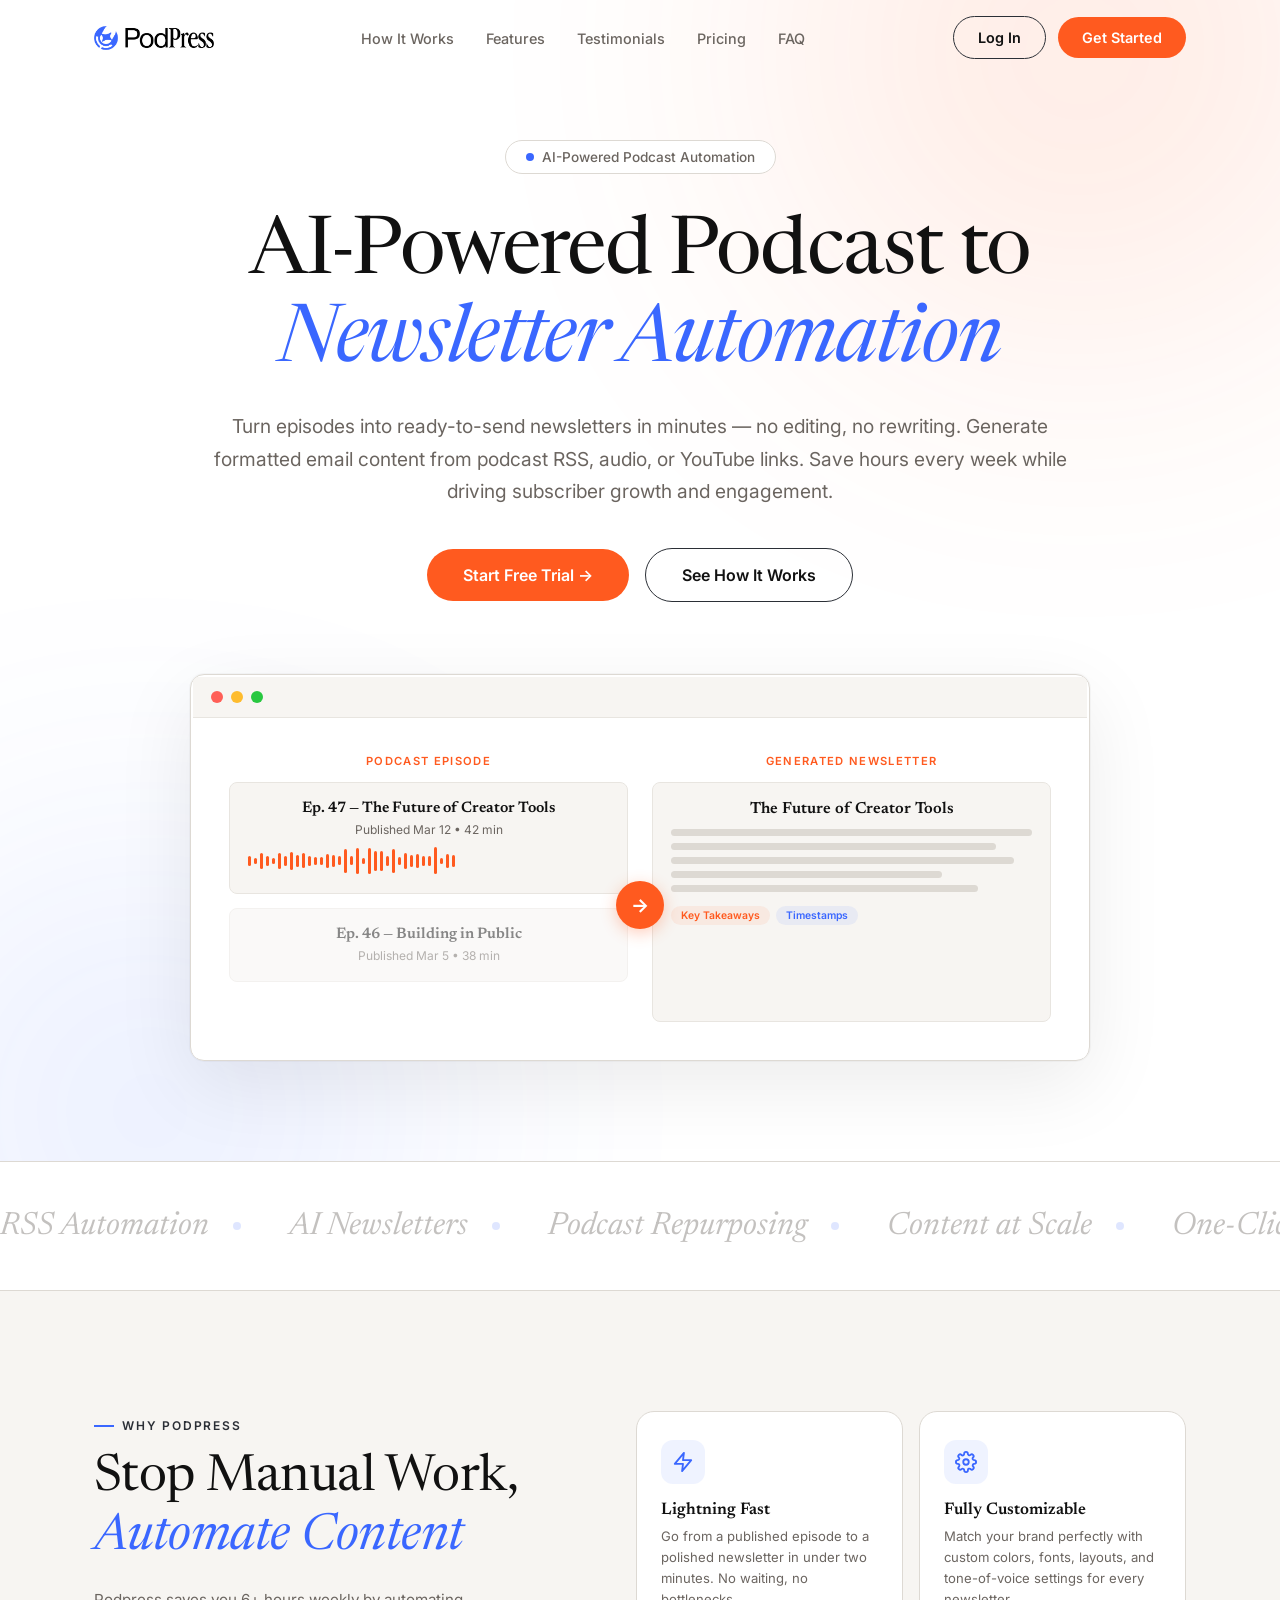
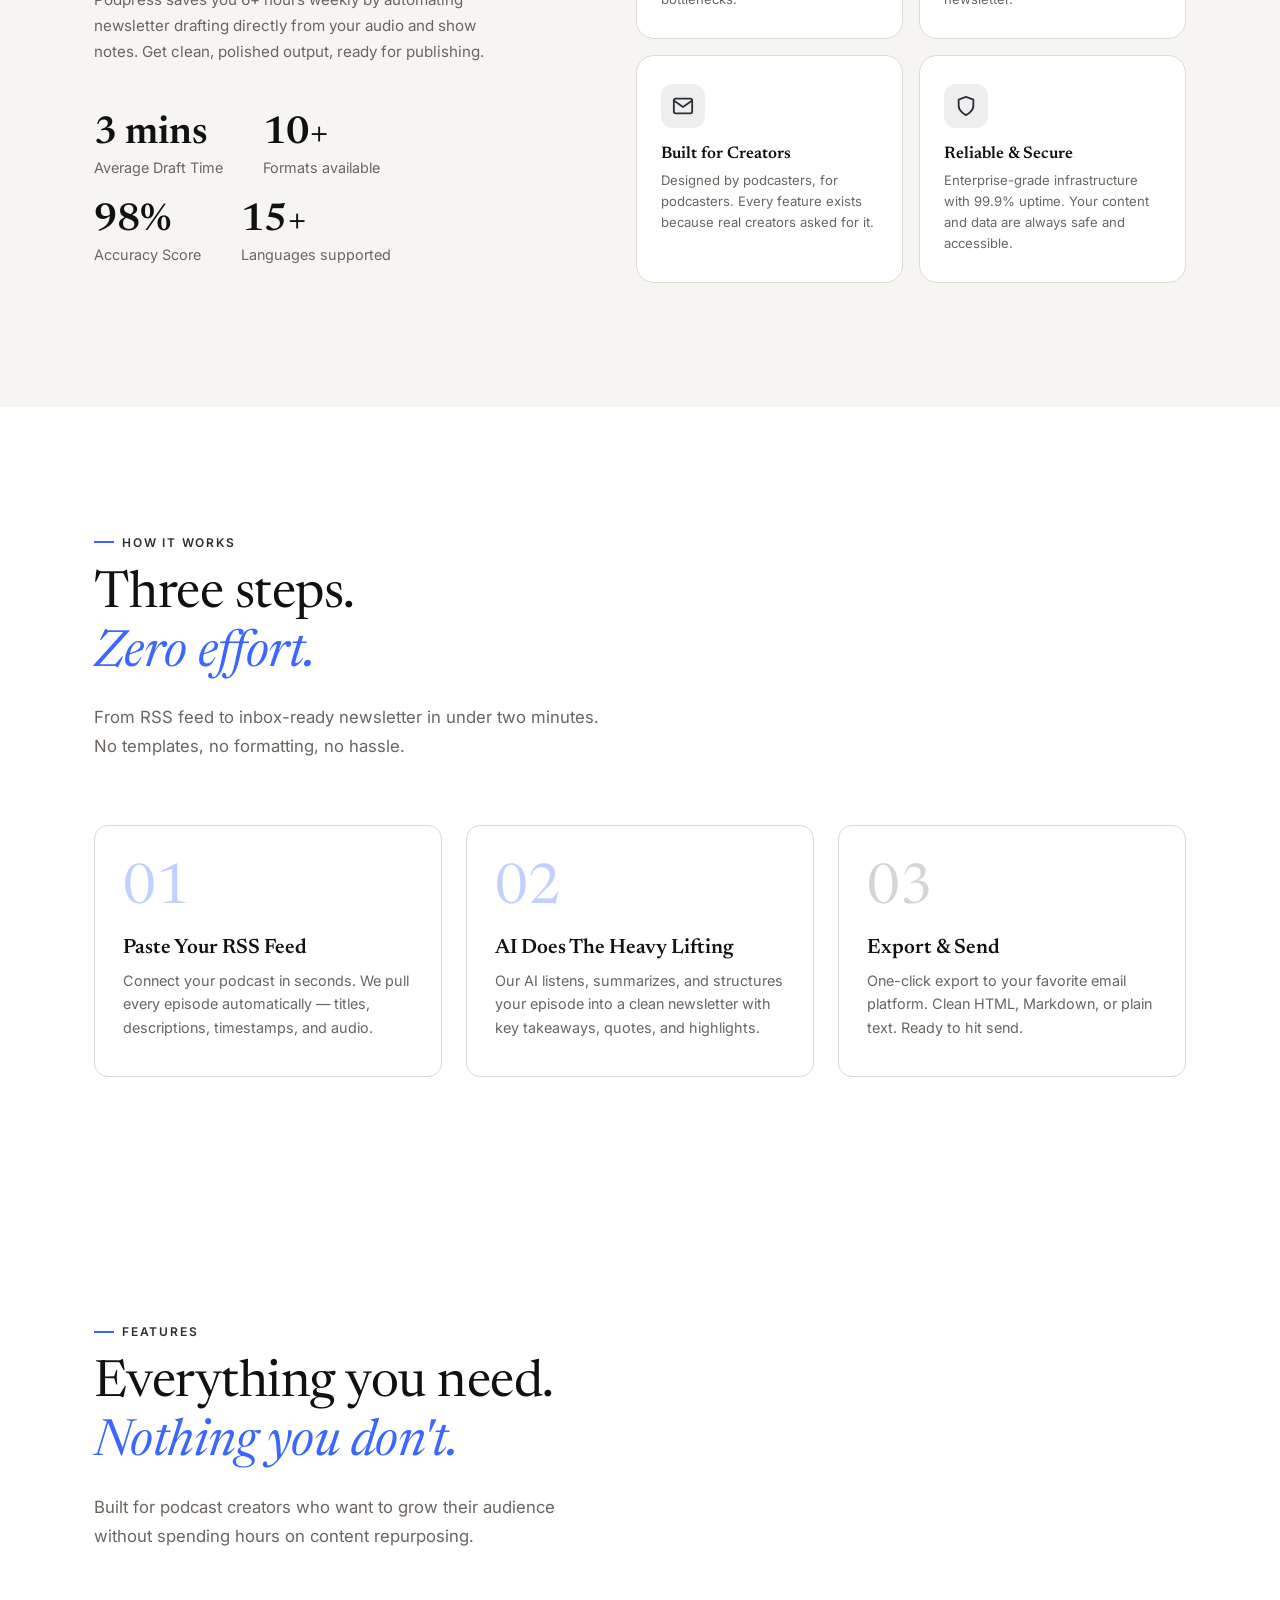
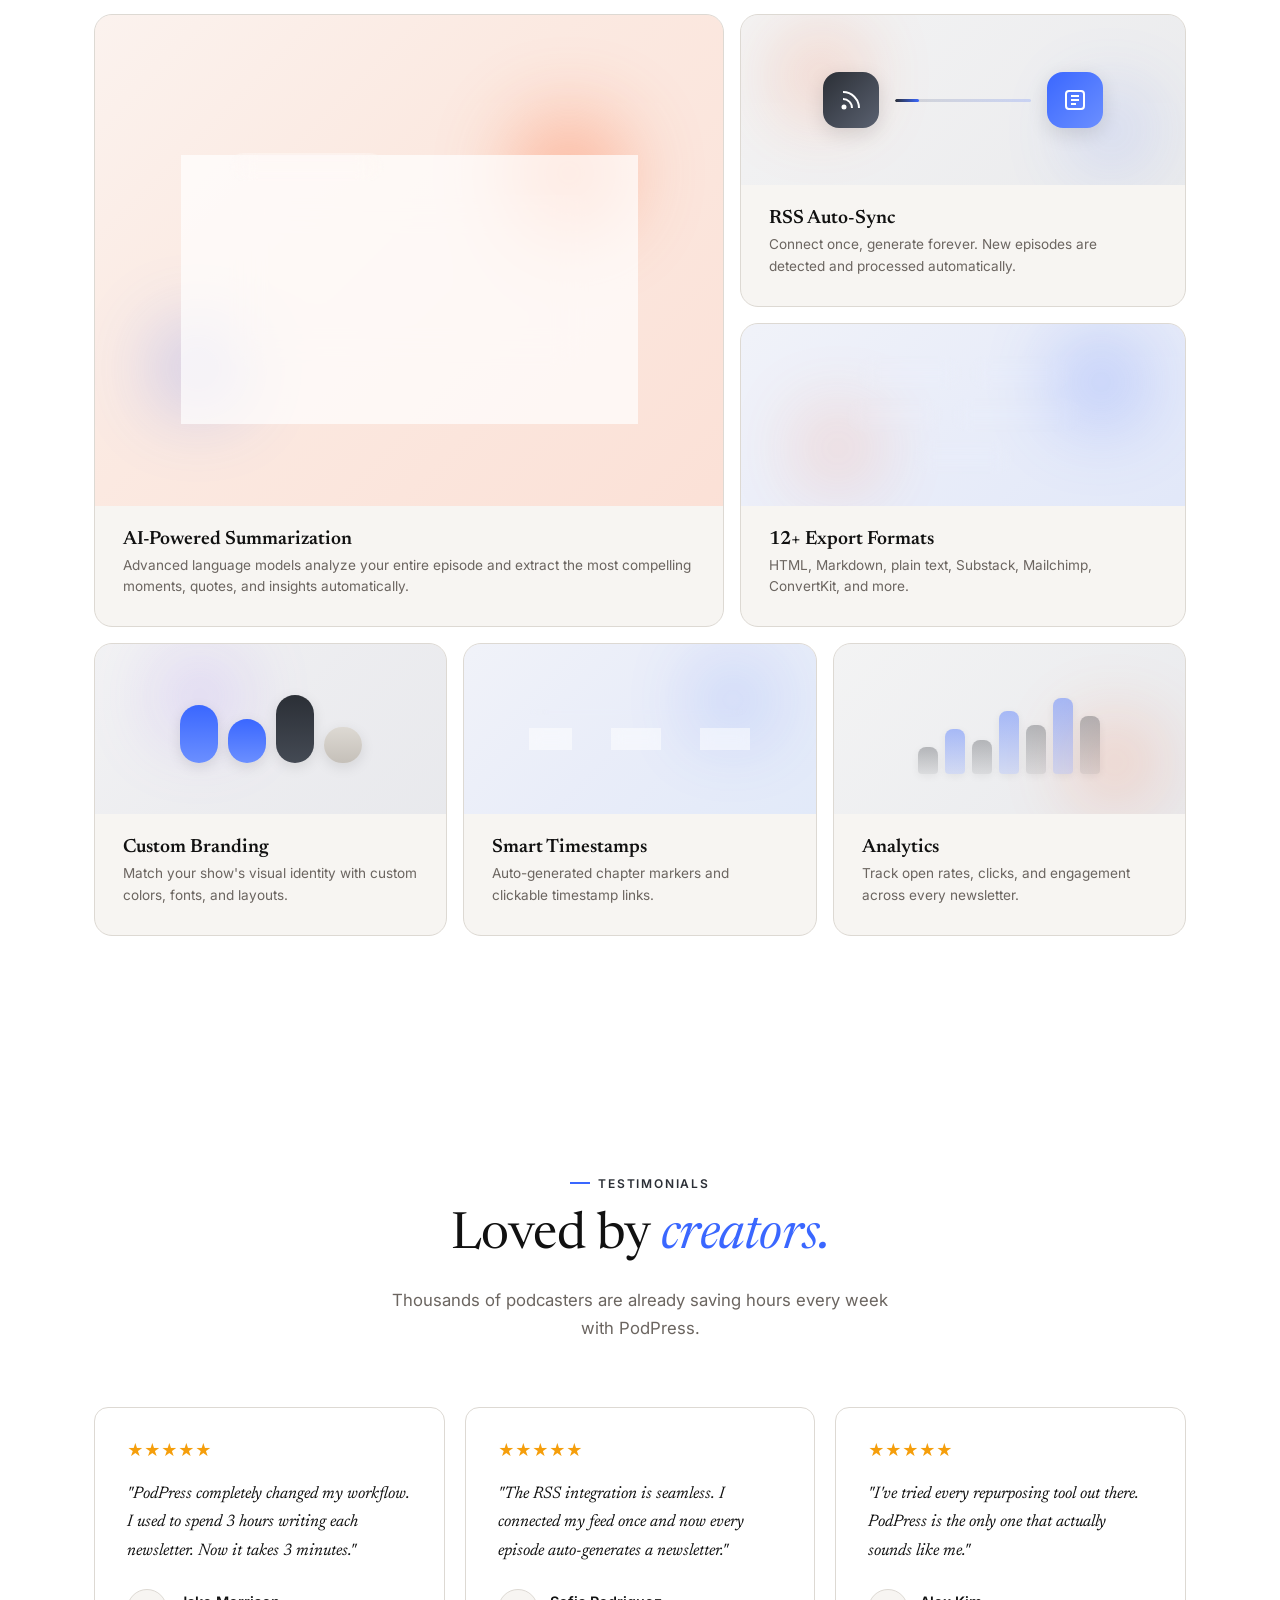
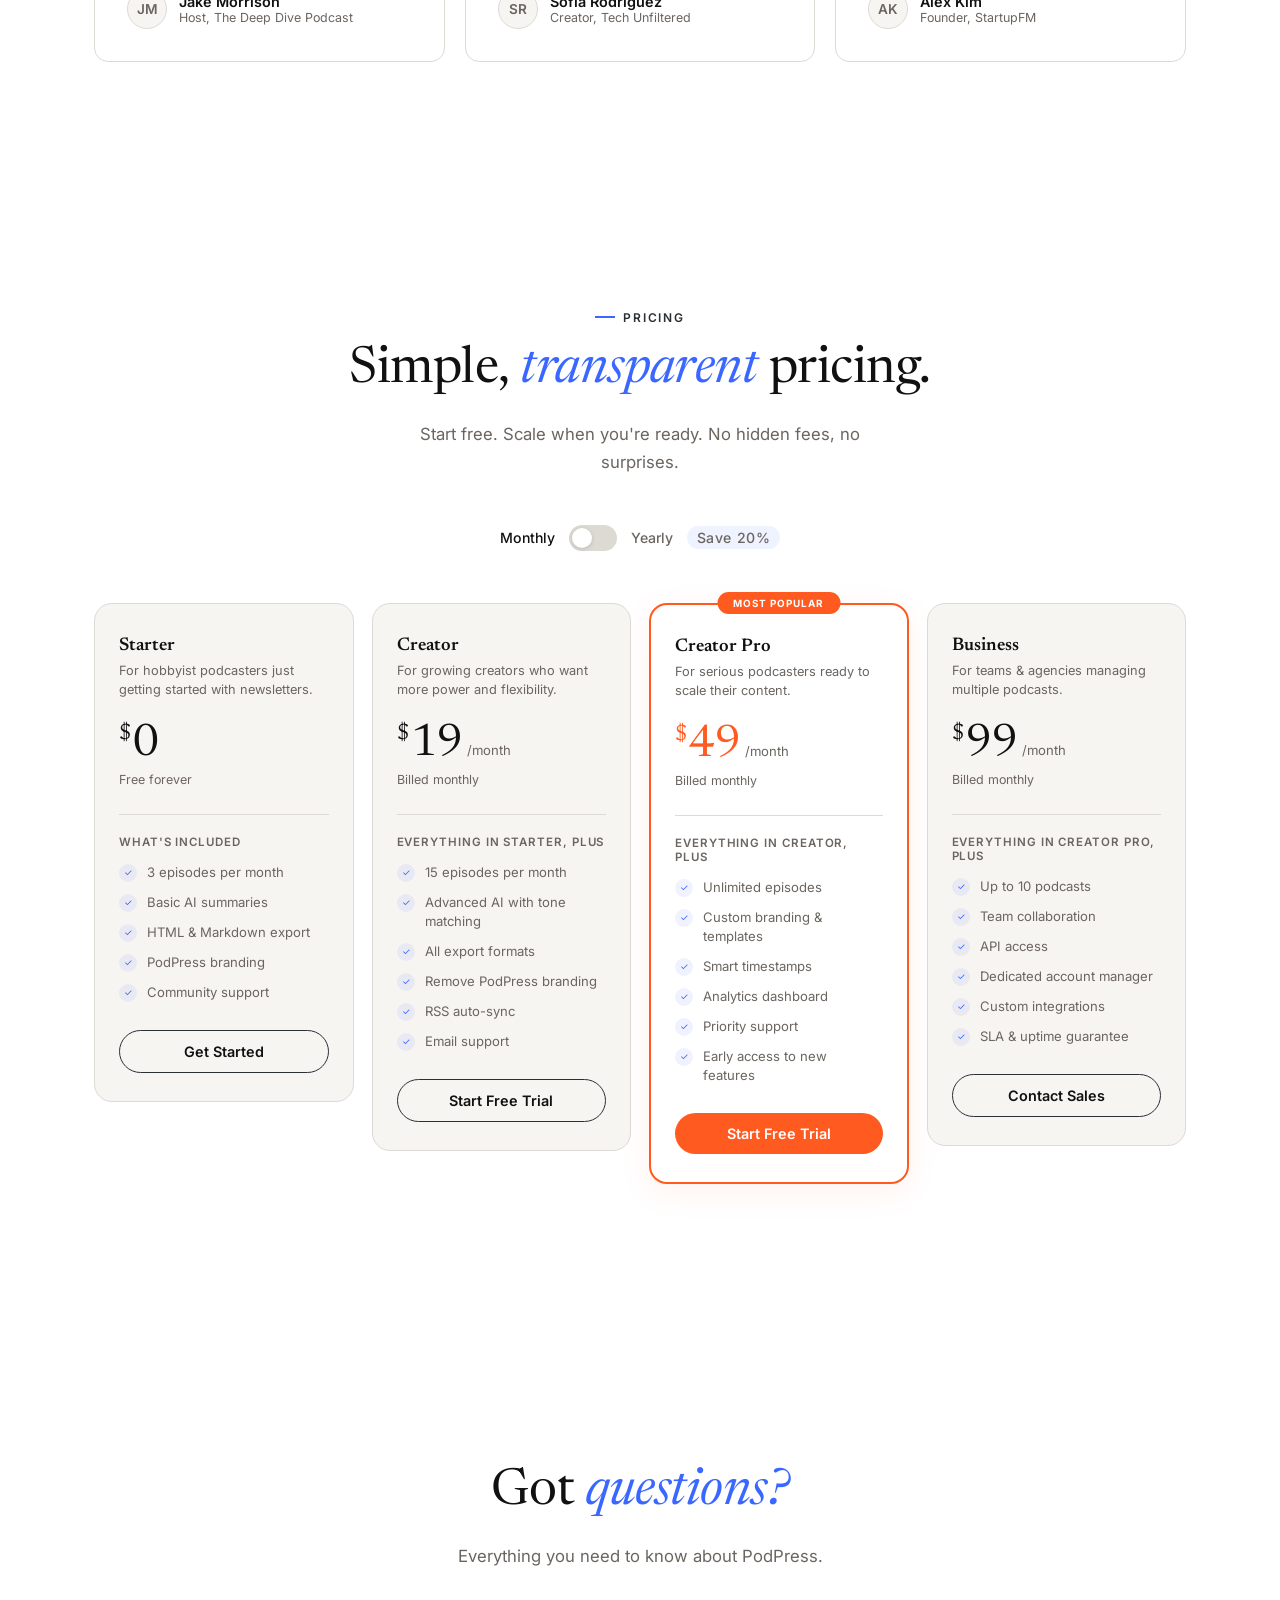
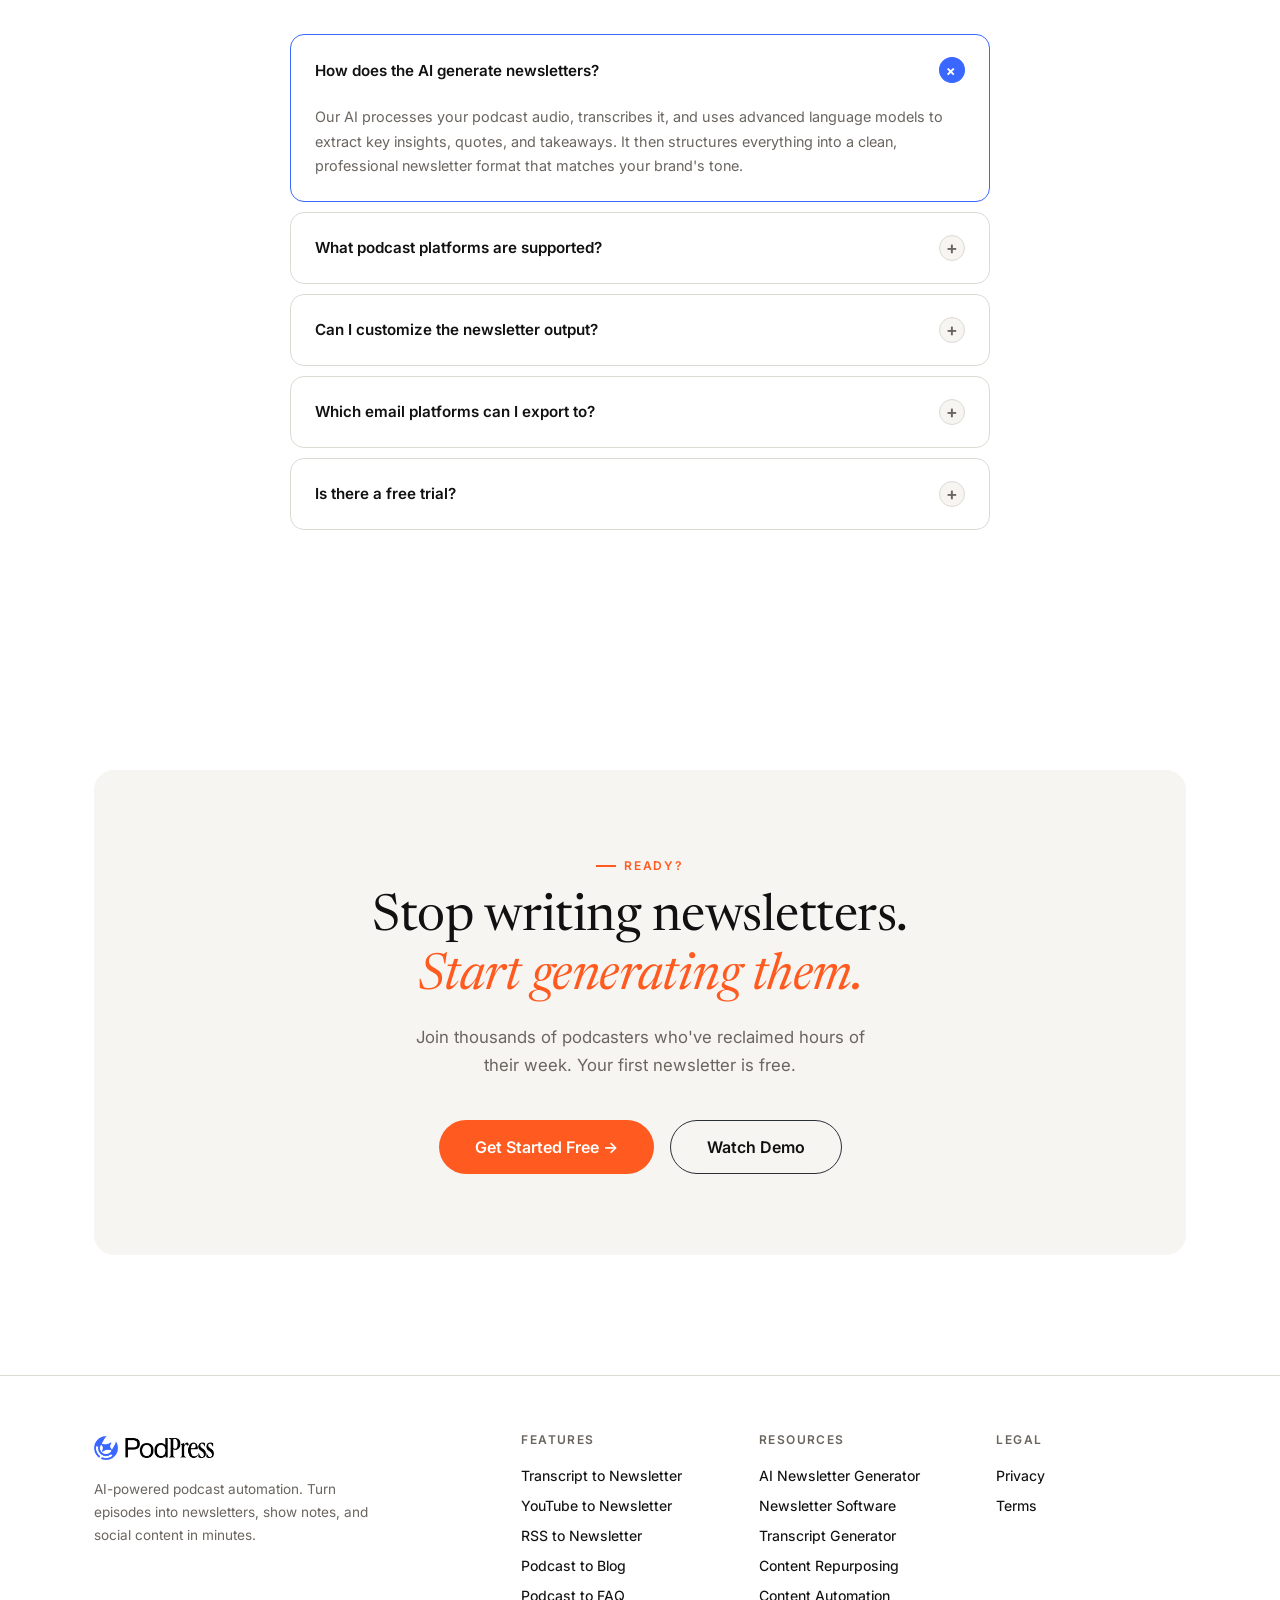
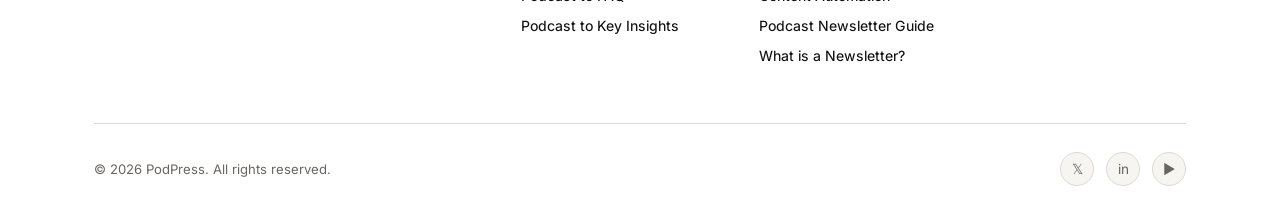
<file: index.html>
<!DOCTYPE html>
<html lang="en">
<head>
  <meta charset="UTF-8" />
  <meta name="viewport" content="width=device-width, initial-scale=1.0" />
  <title>PodPress — From Play to Publish</title>
  <meta name="description" content="Turn podcast episodes into ready-to-send newsletters in minutes. AI-powered podcast content automation with RSS support and clean exports." />
  <link rel="preconnect" href="https://fonts.googleapis.com" />
  <link rel="preconnect" href="https://fonts.gstatic.com" crossorigin />
  <link href="https://fonts.googleapis.com/css2?family=Newsreader:ital,opsz,wght@0,6..72,400;0,6..72,500;0,6..72,600;0,6..72,700;1,6..72,400;1,6..72,500;1,6..72,600&family=Inter:wght@400;500;600;700&display=swap" rel="stylesheet" />
  <style>
    /* ========== RESET & BASE ========== */
    *, *::before, *::after { margin: 0; padding: 0; box-sizing: border-box; }
    :root {
      --ink: #111111;
      --porcelain: #F7F5F2;
      --slate: #2B2F36;
      --ampersand: #FF5A1F;
      --cornflower: #3A67FF;
      --bg: var(--porcelain);
      --surface: #ffffff;
      --surface-2: #EFECE8;
      --border: #DDD9D3;
      --border-light: #E8E5E0;
      --text: var(--ink);
      --text-muted: #6B6560;
      --radius: 14px;
      --radius-sm: 8px;
      --radius-full: 999px;
      --font-display: 'Newsreader', Georgia, serif;
      --font-body: 'Inter', -apple-system, sans-serif;
    }
    html { scroll-behavior: smooth; font-size: 16px; overflow-x: hidden; }
    body {
      font-family: var(--font-body);
      background: var(--surface);
      color: var(--text);
      overflow-x: hidden;
      -webkit-font-smoothing: antialiased;
    }
    a { color: inherit; text-decoration: none; }
    img { max-width: 100%; display: block; }
    button { cursor: pointer; border: none; background: none; font-family: inherit; }

    /* ========== UTILITIES ========== */
    .container { max-width: 1140px; margin: 0 auto; padding: 0 24px; }
    .text-accent { color: var(--ampersand); }
    .text-blue { color: var(--cornflower); }
    .text-italic { font-style: italic; }

    /* ========== NAVBAR ========== */
    .navbar {
      position: fixed;
      top: 0;
      left: 0;
      right: 0;
      z-index: 1000;
      padding: 16px 0;
      transition: all 0.3s ease;
    }
    .navbar.scrolled {
      background: rgba(247, 245, 242, 0.9);
      backdrop-filter: blur(16px);
      border-bottom: 1px solid var(--border);
    }
    .navbar .container {
      display: flex;
      align-items: center;
      justify-content: space-between;
    }
    .nav-logo {
      display: flex;
      align-items: center;
    }
    .nav-logo img {
      height: 32px;
      width: auto;
      display: block;
    }
    .nav-links {
      display: flex;
      align-items: center;
      gap: 32px;
      list-style: none;
    }
    .nav-links a {
      font-size: 0.9rem;
      font-weight: 500;
      color: var(--text-muted);
      transition: color 0.2s;
    }
    .nav-links a:hover { color: var(--ink); }
    .nav-cta {
      display: flex;
      gap: 12px;
      align-items: center;
    }
    .btn {
      display: inline-flex;
      align-items: center;
      justify-content: center;
      gap: 8px;
      font-weight: 600;
      font-size: 0.9rem;
      padding: 12px 24px;
      border-radius: var(--radius-full);
      transition: all 0.25s ease;
      cursor: pointer;
    }
    .btn-primary {
      background: var(--ampersand);
      color: #fff;
    }
    .btn-primary:hover {
      background: #e84e15;
      transform: translateY(-2px);
      box-shadow: 0 8px 24px rgba(255, 90, 31, 0.25);
    }
    .btn-ghost {
      color: var(--ink);
      border: 1.5px solid var(--slate);
    }
    .btn-ghost:hover {
      background: var(--ink);
      color: var(--porcelain);
      border-color: var(--ink);
    }
    .btn-large {
      padding: 16px 36px;
      font-size: 1rem;
    }
    .btn-link {
      color: var(--cornflower);
      text-decoration: underline;
      text-underline-offset: 3px;
      font-weight: 500;
      padding: 0;
      background: none;
      border: none;
    }
    .btn-link:hover { color: #2850d9; }

    .mobile-toggle {
      display: none;
      flex-direction: column;
      gap: 5px;
      padding: 4px;
    }
    .mobile-toggle span {
      width: 22px;
      height: 2px;
      background: var(--ink);
      border-radius: 2px;
      transition: all 0.3s;
    }

    /* ========== HERO ========== */
    .hero {
      position: relative;
      min-height: 100vh;
      display: flex;
      align-items: center;
      padding: 140px 0 100px;
      overflow: hidden;
    }
    .hero-bg {
      position: absolute;
      inset: 0;
      overflow: hidden;
    }
    .hero-bg .orb {
      position: absolute;
      border-radius: 50%;
      filter: blur(140px);
      opacity: 0.12;
    }
    .hero-bg .orb-1 {
      width: 600px;
      height: 600px;
      background: var(--ampersand);
      top: -250px;
      right: -100px;
    }
    .hero-bg .orb-2 {
      width: 500px;
      height: 500px;
      background: var(--cornflower);
      bottom: -200px;
      left: -100px;
    }
    .hero .container {
      position: relative;
      z-index: 1;
      text-align: center;
    }
    .hero-badge {
      display: inline-flex;
      align-items: center;
      gap: 8px;
      padding: 8px 20px;
      border-radius: var(--radius-full);
      border: 1px solid var(--border);
      background: var(--surface);
      font-size: 0.85rem;
      font-weight: 500;
      color: var(--text-muted);
      margin-bottom: 36px;
      animation: fadeUp 0.6s ease both;
    }
    .hero-badge .dot {
      width: 8px;
      height: 8px;
      background: var(--cornflower);
      border-radius: 50%;
      animation: pulse 2s ease-in-out infinite;
    }
    @keyframes pulse {
      0%, 100% { opacity: 1; transform: scale(1); }
      50% { opacity: 0.5; transform: scale(0.8); }
    }
    .hero h1 {
      font-family: var(--font-display);
      font-size: clamp(3rem, 7vw, 5rem);
      font-weight: 400;
      line-height: 1.1;
      letter-spacing: -0.02em;
      max-width: 800px;
      margin: 0 auto 24px;
      color: var(--ink);
      animation: fadeUp 0.6s ease 0.1s both;
    }
    .hero h1 em {
      font-style: italic;
      color: var(--cornflower);
    }
    .hero p {
      font-size: clamp(1.05rem, 1.8vw, 1.2rem);
      color: var(--text-muted);
      max-width: 900px;
      margin: 0 auto 40px;
      line-height: 1.7;
      animation: fadeUp 0.6s ease 0.2s both;
    }
    .hero-actions {
      display: flex;
      align-items: center;
      justify-content: center;
      gap: 16px;
      flex-wrap: wrap;
      animation: fadeUp 0.6s ease 0.3s both;
    }
    .hero-visual {
      margin-top: 72px;
      position: relative;
      animation: fadeUp 0.8s ease 0.4s both;
    }
    .hero-visual .mockup {
      background: var(--surface);
      border: 1px solid var(--border);
      border-radius: var(--radius);
      padding: 2px;
      overflow: hidden;
      box-shadow: 0 24px 80px rgba(17, 17, 17, 0.08), 0 0 0 1px rgba(0,0,0,0.03);
    }
    .mockup-bar {
      display: flex;
      align-items: center;
      gap: 8px;
      padding: 14px 18px;
      border-bottom: 1px solid var(--border-light);
      background: var(--bg);
    }
    .mockup-dot {
      width: 12px;
      height: 12px;
      border-radius: 50%;
      background: var(--border);
    }
    .mockup-dot:nth-child(1) { background: #ff5f57; }
    .mockup-dot:nth-child(2) { background: #febc2e; }
    .mockup-dot:nth-child(3) { background: #28c840; }
    .mockup-content {
      padding: 36px;
      display: grid;
      grid-template-columns: 1fr 1fr;
      gap: 24px;
      min-height: 340px;
      background: var(--surface);
    }
    .mockup-left {
      display: flex;
      flex-direction: column;
      gap: 14px;
    }
    .mockup-label {
      font-size: 0.7rem;
      font-weight: 600;
      text-transform: uppercase;
      letter-spacing: 0.12em;
      color: var(--ampersand);
    }
    .mockup-episode {
      background: var(--bg);
      border-radius: var(--radius-sm);
      padding: 18px;
      border: 1px solid var(--border-light);
    }
    .mockup-episode-title {
      font-family: var(--font-display);
      font-weight: 600;
      font-size: 0.95rem;
      margin-bottom: 6px;
      color: var(--ink);
    }
    .mockup-episode-meta {
      font-size: 0.75rem;
      color: var(--text-muted);
    }
    .mockup-waveform {
      display: flex;
      align-items: center;
      gap: 3px;
      margin-top: 10px;
      height: 28px;
    }
    .mockup-waveform span {
      display: block;
      width: 3px;
      border-radius: 2px;
      background: var(--ampersand);
      animation: waveform 1.2s ease-in-out infinite;
    }
    @keyframes waveform {
      0%, 100% { height: 20%; }
      50% { height: 100%; }
    }
    .mockup-right {
      display: flex;
      flex-direction: column;
      gap: 14px;
    }
    .mockup-newsletter {
      background: var(--bg);
      border-radius: var(--radius-sm);
      padding: 18px;
      border: 1px solid var(--border-light);
      flex: 1;
    }
    .mockup-newsletter-header {
      font-family: var(--font-display);
      font-weight: 600;
      font-size: 1rem;
      margin-bottom: 12px;
      color: var(--ink);
    }
    .mockup-newsletter-line {
      height: 7px;
      border-radius: 4px;
      background: var(--border);
      margin-bottom: 7px;
    }
    .mockup-arrow {
      position: absolute;
      top: 55%;
      left: 50%;
      transform: translate(-50%, -50%);
      width: 48px;
      height: 48px;
      background: var(--ampersand);
      border-radius: 50%;
      display: flex;
      align-items: center;
      justify-content: center;
      font-size: 1.2rem;
      color: #fff;
      font-weight: 700;
      box-shadow: 0 4px 16px rgba(255,90,31,0.3);
      z-index: 2;
    }

    @keyframes fadeUp {
      from { opacity: 0; transform: translateY(24px); }
      to { opacity: 1; transform: translateY(0); }
    }

    /* ========== WHY PODPRESS ========== */
    .why-section { background: var(--bg); }
    .why-layout {
      display: grid;
      grid-template-columns: 1fr 1.15fr;
      gap: 64px;
      align-items: start;
    }
    .why-left { position: sticky; top: 120px; }
    .why-left .section-label { margin-bottom: 16px; }
    .why-left .section-title { margin-bottom: 20px; }
    .why-intro {
      font-size: 0.95rem;
      color: var(--text-muted);
      line-height: 1.7;
      margin-bottom: 48px;
      max-width: 420px;
    }
    /* Stats row */
    .why-stats {
      display: flex;
      gap: 40px;
      margin-bottom: 24px;
    }
    .why-stat {
      display: flex;
      flex-direction: column;
    }
    .why-stat-value {
      font-family: var(--font-display);
      font-size: 2.4rem;
      font-weight: 600;
      line-height: 1.1;
      color: var(--ink);
    }
    .why-stat-value .stat-accent { color: var(--ampersand); }
    .why-stat-label {
      font-size: 0.9rem;
      color: var(--text-muted);
      margin-top: 4px;
    }
    /* Feature cards grid */
    .why-cards {
      display: grid;
      grid-template-columns: 1fr 1fr;
      gap: 16px;
    }
    .why-card {
      background: var(--surface);
      border: 1px solid var(--border);
      border-radius: 18px;
      padding: 28px 24px;
      transition: all 0.4s cubic-bezier(0.16, 1, 0.3, 1);
      position: relative;
      overflow: hidden;
    }
    .why-card:hover {
      transform: translateY(-5px);
      box-shadow: 0 16px 48px rgba(17,17,17,0.06);
      border-color: transparent;
    }
    .why-card-icon {
      width: 44px;
      height: 44px;
      border-radius: 12px;
      display: flex;
      align-items: center;
      justify-content: center;
      margin-bottom: 18px;
      font-size: 1.2rem;
    }
    .why-card-icon.icon-orange {
      background: rgba(255,90,31,0.08);
      color: var(--ampersand);
    }
    .why-card-icon.icon-blue {
      background: rgba(58,103,255,0.08);
      color: var(--cornflower);
    }
    .why-card-icon.icon-slate {
      background: rgba(43,47,54,0.08);
      color: var(--slate);
    }
    .why-card-icon svg {
      width: 22px;
      height: 22px;
      stroke: currentColor;
      fill: none;
      stroke-width: 2;
      stroke-linecap: round;
      stroke-linejoin: round;
    }
    .why-card h4 {
      font-family: var(--font-display);
      font-size: 1.05rem;
      font-weight: 600;
      margin-bottom: 8px;
      color: var(--ink);
    }
    .why-card p {
      font-size: 0.82rem;
      color: var(--text-muted);
      line-height: 1.6;
    }
    @media (max-width: 1024px) {
      .why-layout { grid-template-columns: 1fr; gap: 48px; }
      .why-left { position: static; }
    }
    @media (max-width: 768px) {
      .why-stats { gap: 28px; }
      .why-stat-value { font-size: 1.8rem; }
    }
    @media (max-width: 480px) {
      .why-cards { grid-template-columns: 1fr; }
      .why-stats { flex-wrap: wrap; gap: 24px; }
    }

    /* ========== MARQUEE ========== */
    .marquee-section {
      padding: 48px 0;
      border-top: 1px solid var(--border);
      border-bottom: 1px solid var(--border);
      overflow: hidden;
      background: var(--surface);
    }
    .marquee-track {
      display: flex;
      gap: 48px;
      animation: marquee 25s linear infinite;
      width: max-content;
    }
    .marquee-item {
      font-family: var(--font-display);
      font-size: clamp(1.3rem, 2.5vw, 2rem);
      font-weight: 400;
      font-style: italic;
      white-space: nowrap;
      color: var(--text-muted);
      opacity: 0.4;
      display: flex;
      align-items: center;
      gap: 24px;
    }
    .marquee-item .sep {
      width: 8px;
      height: 8px;
      background: var(--cornflower);
      border-radius: 50%;
      flex-shrink: 0;
      opacity: 0.4;
    }
    @keyframes marquee {
      from { transform: translateX(0); }
      to { transform: translateX(-50%); }
    }

    /* ========== SECTION STYLES ========== */
    section { padding: 120px 0; }
    .section-label {
      display: inline-flex;
      align-items: center;
      gap: 8px;
      font-size: 0.75rem;
      font-weight: 600;
      text-transform: uppercase;
      letter-spacing: 0.15em;
      color: var(--slate);
      margin-bottom: 16px;
    }
    .section-label::before {
      content: '';
      width: 20px;
      height: 2px;
      background: var(--cornflower);
    }
    .section-title {
      font-family: var(--font-display);
      font-size: clamp(2rem, 4.5vw, 3.2rem);
      font-weight: 400;
      line-height: 1.15;
      letter-spacing: -0.01em;
      margin-bottom: 20px;
      color: var(--ink);
    }
    .section-title em {
      font-style: italic;
      color: var(--cornflower);
    }
    .section-title .blue { color: var(--cornflower); }
    .section-desc {
      font-size: 1.05rem;
      color: var(--text-muted);
      max-width: 520px;
      line-height: 1.7;
    }

    /* ========== HOW IT WORKS ========== */
    .how-it-works .steps {
      display: grid;
      grid-template-columns: repeat(3, 1fr);
      gap: 24px;
      margin-top: 64px;
    }
    .step-card {
      background: var(--surface);
      border: 1px solid var(--border);
      border-radius: var(--radius);
      padding: 36px 28px;
      position: relative;
      overflow: hidden;
      transition: all 0.3s ease;
    }
    .step-card:hover {
      border-color: var(--cornflower);
      transform: translateY(-4px);
      box-shadow: 0 16px 48px rgba(17,17,17,0.06);
    }
    .step-card::before {
      content: '';
      position: absolute;
      top: 0;
      left: 0;
      right: 0;
      height: 3px;
      background: var(--cornflower);
      opacity: 0;
      transition: opacity 0.3s;
    }
    .step-card:hover::before { opacity: 1; }
    .step-number {
      font-family: var(--font-display);
      font-size: 3.5rem;
      font-weight: 400;
      line-height: 1;
      margin-bottom: 20px;
      color: var(--border);
    }
    .step-card:nth-child(1) .step-number { color: var(--cornflower); opacity: 0.3; }
    .step-card:nth-child(2) .step-number { color: var(--cornflower); opacity: 0.3; }
    .step-card:nth-child(3) .step-number { color: var(--slate); opacity: 0.2; }
    .step-card h3 {
      font-family: var(--font-display);
      font-size: 1.3rem;
      font-weight: 600;
      margin-bottom: 10px;
      color: var(--ink);
    }
    .step-card p {
      color: var(--text-muted);
      line-height: 1.65;
      font-size: 0.9rem;
    }
    .step-icon {
      width: 48px;
      height: 48px;
      border-radius: 12px;
      display: flex;
      align-items: center;
      justify-content: center;
      font-size: 1.4rem;
      margin-bottom: 16px;
      background: var(--bg);
    }

    /* ========== FEATURES BENTO ========== */
    .features { background: var(--surface); }
    .bento-grid {
      display: grid;
      grid-template-columns: repeat(12, 1fr);
      grid-auto-rows: minmax(200px, auto);
      gap: 16px;
      margin-top: 64px;
    }
    .bento-card {
      background: var(--bg);
      border: 1px solid var(--border);
      border-radius: 18px;
      padding: 0;
      display: flex;
      flex-direction: column;
      position: relative;
      overflow: hidden;
      transition: all 0.45s cubic-bezier(0.16, 1, 0.3, 1);
    }
    .bento-card:hover {
      border-color: transparent;
      transform: translateY(-6px);
      box-shadow: 0 24px 64px rgba(17,17,17,0.10), 0 0 0 1px rgba(58,103,255,0.15);
    }
    .bento-card-content {
      padding: 24px 28px 28px;
      position: relative;
      z-index: 2;
    }
    .bento-card h3 {
      font-family: var(--font-display);
      font-size: 1.2rem;
      font-weight: 600;
      margin-bottom: 6px;
      color: var(--ink);
    }
    .bento-card p {
      color: var(--text-muted);
      font-size: 0.85rem;
      line-height: 1.6;
    }
    .bento-1 { grid-column: span 7; grid-row: span 2; }
    .bento-2 { grid-column: span 5; }
    .bento-3 { grid-column: span 5; }
    .bento-4 { grid-column: span 4; }
    .bento-5 { grid-column: span 4; }
    .bento-6 { grid-column: span 4; }

    /* --- Shared visual area with gradient backgrounds --- */
    .bento-visual {
      flex: 1;
      min-height: 170px;
      display: flex;
      align-items: center;
      justify-content: center;
      padding: 32px;
      position: relative;
      overflow: hidden;
    }
    .bento-visual::before {
      content: '';
      position: absolute;
      inset: 0;
      opacity: 0.55;
      transition: opacity 0.4s ease;
    }
    .bento-card:hover .bento-visual::before { opacity: 0.75; }
    .bento-1 .bento-visual::before { background: linear-gradient(135deg, #FFF0EB 0%, #FFE0D4 40%, #FFD0C0 100%); }
    .bento-2 .bento-visual::before { background: linear-gradient(135deg, #F0F2F5 0%, #E8EAEF 50%, #DFE2E8 100%); }
    .bento-3 .bento-visual::before { background: linear-gradient(135deg, #EBF0FF 0%, #DDE6FF 50%, #D0DDFF 100%); }
    .bento-4 .bento-visual::before { background: linear-gradient(135deg, #EEF0F5 0%, #E4E6EE 50%, #DCDFE8 100%); }
    .bento-5 .bento-visual::before { background: linear-gradient(135deg, #EBF0FF 0%, #DDE6FF 50%, #D0E0FF 100%); }
    .bento-6 .bento-visual::before { background: linear-gradient(135deg, #F0F2F5 0%, #E6E9EF 50%, #DDE0E8 100%); }
    .bento-1 .bento-visual { min-height: 300px; }

    /* --- Glass icon base --- */
    .glass-icon {
      width: 52px;
      height: 52px;
      border-radius: 16px;
      display: flex;
      align-items: center;
      justify-content: center;
      background: rgba(255,255,255,0.55);
      backdrop-filter: blur(12px);
      -webkit-backdrop-filter: blur(12px);
      border: 1px solid rgba(255,255,255,0.7);
      box-shadow: 0 4px 16px rgba(0,0,0,0.06), inset 0 1px 0 rgba(255,255,255,0.8);
      position: relative;
      z-index: 2;
      transition: all 0.35s cubic-bezier(0.16, 1, 0.3, 1);
    }
    .bento-card:hover .glass-icon {
      transform: scale(1.08) translateY(-2px);
      box-shadow: 0 8px 28px rgba(0,0,0,0.10), inset 0 1px 0 rgba(255,255,255,0.9);
    }
    .glass-icon svg { width: 24px; height: 24px; }

    /* --- Floating orbs for visual depth --- */
    .bento-visual .float-orb {
      position: absolute;
      border-radius: 50%;
      filter: blur(40px);
      opacity: 0.35;
      z-index: 0;
      transition: all 0.6s ease;
    }
    .bento-card:hover .float-orb { opacity: 0.5; }

    /* --- Card 1: AI Summarization --- */
    .ai-widget {
      position: relative;
      z-index: 2;
      display: flex;
      flex-direction: column;
      gap: 14px;
      width: 100%;
      max-width: 360px;
    }
    .ai-widget-doc {
      background: rgba(255,255,255,0.7);
      backdrop-filter: blur(16px);
      -webkit-backdrop-filter: blur(16px);
      border: 1px solid rgba(255,255,255,0.8);
      border-radius: 14px;
      padding: 20px;
      box-shadow: 0 8px 32px rgba(0,0,0,0.06);
      transition: transform 0.4s cubic-bezier(0.16, 1, 0.3, 1);
    }
    .bento-1:hover .ai-widget-doc { transform: translateY(-4px); }
    .ai-widget-top {
      display: flex;
      align-items: center;
      gap: 10px;
      margin-bottom: 16px;
    }
    .ai-widget-icon {
      width: 32px;
      height: 32px;
      border-radius: 10px;
      background: linear-gradient(135deg, var(--ampersand), #FF8A5C);
      display: flex;
      align-items: center;
      justify-content: center;
      box-shadow: 0 3px 10px rgba(255,90,31,0.3);
    }
    .ai-widget-icon svg { width: 16px; height: 16px; }
    .ai-widget-title {
      font-size: 0.72rem;
      font-weight: 600;
      text-transform: uppercase;
      letter-spacing: 0.08em;
      color: var(--ampersand);
    }
    .ai-widget-lines {
      display: flex;
      flex-direction: column;
      gap: 8px;
    }
    .ai-wl {
      height: 7px;
      border-radius: 4px;
      background: var(--border-light);
      position: relative;
      overflow: hidden;
    }
    .ai-wl.active {
      background: rgba(255, 90, 31, 0.12);
    }
    .ai-wl.active::after {
      content: '';
      position: absolute;
      inset: 0;
      border-radius: 4px;
      background: linear-gradient(90deg, transparent, rgba(255,90,31,0.35), transparent);
      animation: ai-shimmer 2.2s ease-in-out infinite;
    }
    .ai-wl:nth-child(2).active::after { animation-delay: 0.25s; }
    .ai-wl:nth-child(5).active::after { animation-delay: 0.5s; }
    @keyframes ai-shimmer {
      0% { transform: translateX(-100%); }
      100% { transform: translateX(100%); }
    }
    .ai-widget-badge {
      align-self: flex-start;
      display: inline-flex;
      align-items: center;
      gap: 6px;
      padding: 6px 14px;
      border-radius: var(--radius-full);
      background: rgba(255,255,255,0.7);
      backdrop-filter: blur(12px);
      -webkit-backdrop-filter: blur(12px);
      border: 1px solid rgba(255,255,255,0.8);
      box-shadow: 0 4px 12px rgba(0,0,0,0.05);
      font-size: 0.7rem;
      font-weight: 600;
      color: var(--ampersand);
      animation: float-badge 3s ease-in-out infinite;
      z-index: 2;
    }
    @keyframes float-badge {
      0%, 100% { transform: translateY(0); }
      50% { transform: translateY(-4px); }
    }
    .ai-widget-badge .badge-dot {
      width: 6px;
      height: 6px;
      border-radius: 50%;
      background: var(--ampersand);
      animation: pulse 1.5s ease-in-out infinite;
    }

    /* --- Card 2: RSS Auto-Sync --- */
    .rss-widget {
      position: relative;
      z-index: 2;
      display: flex;
      align-items: center;
      gap: 16px;
      width: 100%;
      max-width: 280px;
    }
    .rss-node {
      width: 56px;
      height: 56px;
      border-radius: 16px;
      display: flex;
      align-items: center;
      justify-content: center;
      flex-shrink: 0;
      box-shadow: 0 6px 20px rgba(0,0,0,0.12);
      transition: all 0.4s cubic-bezier(0.16, 1, 0.3, 1);
    }
    .rss-node-from {
      background: linear-gradient(135deg, var(--slate), #5A6170);
    }
    .rss-node-to {
      background: linear-gradient(135deg, var(--cornflower), #6B8FFF);
    }
    .bento-2:hover .rss-node { transform: scale(1.1) translateY(-2px); box-shadow: 0 10px 28px rgba(0,0,0,0.16); }
    .rss-node svg { width: 24px; height: 24px; }
    .rss-connector {
      flex: 1;
      height: 3px;
      border-radius: 2px;
      background: linear-gradient(90deg, rgba(43,47,54,0.15), rgba(58,103,255,0.2));
      position: relative;
      overflow: hidden;
    }
    .rss-connector::after {
      content: '';
      position: absolute;
      width: 24px;
      height: 100%;
      border-radius: 2px;
      background: linear-gradient(90deg, var(--slate), var(--cornflower));
      animation: rss-flow 1.8s ease-in-out infinite;
    }
    @keyframes rss-flow {
      0% { left: -24px; opacity: 0; }
      15% { opacity: 1; }
      85% { opacity: 1; }
      100% { left: calc(100% + 24px); opacity: 0; }
    }
    .rss-pulse-ring {
      position: absolute;
      inset: -6px;
      border-radius: 20px;
      border: 2px solid var(--cornflower);
      opacity: 0;
      animation: rss-ping 2s ease-out infinite;
    }
    .rss-node-to .rss-pulse-ring {
      border-color: var(--cornflower);
      animation-delay: 0.9s;
    }
    @keyframes rss-ping {
      0% { opacity: 0.5; transform: scale(1); }
      100% { opacity: 0; transform: scale(1.5); }
    }

    /* --- Card 3: Export Formats --- */
    .export-widget {
      position: relative;
      z-index: 2;
      display: flex;
      flex-wrap: wrap;
      gap: 8px;
      justify-content: center;
      max-width: 260px;
    }
    .export-chip {
      padding: 9px 18px;
      border-radius: var(--radius-full);
      font-size: 0.72rem;
      font-weight: 700;
      letter-spacing: 0.04em;
      background: rgba(255,255,255,0.65);
      backdrop-filter: blur(10px);
      -webkit-backdrop-filter: blur(10px);
      border: 1px solid rgba(255,255,255,0.8);
      box-shadow: 0 3px 12px rgba(0,0,0,0.05);
      color: var(--ink);
      cursor: default;
      transition: all 0.35s cubic-bezier(0.16, 1, 0.3, 1);
    }
    .bento-3:hover .export-chip:nth-child(1) { background: linear-gradient(135deg, var(--cornflower), #6B8FFF); color: #fff; border-color: transparent; transform: translateY(-3px) scale(1.04); box-shadow: 0 6px 18px rgba(58,103,255,0.25); transition-delay: 0s; }
    .bento-3:hover .export-chip:nth-child(2) { background: linear-gradient(135deg, var(--slate), #444A54); color: #fff; border-color: transparent; transform: translateY(-3px) scale(1.04); box-shadow: 0 6px 18px rgba(43,47,54,0.25); transition-delay: 0.05s; }
    .bento-3:hover .export-chip:nth-child(3) { background: linear-gradient(135deg, var(--cornflower), #6B8FFF); color: #fff; border-color: transparent; transform: translateY(-3px) scale(1.04); box-shadow: 0 6px 18px rgba(58,103,255,0.25); transition-delay: 0.1s; }
    .bento-3:hover .export-chip:nth-child(4) { background: linear-gradient(135deg, var(--slate), #444A54); color: #fff; border-color: transparent; transform: translateY(-3px) scale(1.04); box-shadow: 0 6px 18px rgba(43,47,54,0.25); transition-delay: 0.15s; }
    .bento-3:hover .export-chip:nth-child(5) { background: linear-gradient(135deg, var(--cornflower), #6B8FFF); color: #fff; border-color: transparent; transform: translateY(-3px) scale(1.04); box-shadow: 0 6px 18px rgba(58,103,255,0.25); transition-delay: 0.2s; }

    /* --- Card 4: Custom Branding --- */
    .brand-widget {
      position: relative;
      z-index: 2;
      display: flex;
      align-items: flex-end;
      gap: 10px;
    }
    .brand-pill {
      width: 38px;
      border-radius: 19px;
      transition: all 0.5s cubic-bezier(0.16, 1, 0.3, 1);
      cursor: default;
      box-shadow: 0 4px 14px rgba(0,0,0,0.1);
    }
    .brand-pill:nth-child(1) { height: 58px; background: linear-gradient(180deg, var(--cornflower), #6B8FFF); }
    .brand-pill:nth-child(2) { height: 44px; background: linear-gradient(180deg, var(--cornflower), #6B8FFF); }
    .brand-pill:nth-child(3) { height: 68px; background: linear-gradient(180deg, var(--slate), #444A54); }
    .brand-pill:nth-child(4) { height: 36px; background: linear-gradient(180deg, #DDD9D3, #C5C0B9); }
    .bento-4:hover .brand-pill:nth-child(1) { height: 44px; border-radius: 14px; transform: rotate(-3deg); }
    .bento-4:hover .brand-pill:nth-child(2) { height: 68px; border-radius: 14px; transform: rotate(2deg); }
    .bento-4:hover .brand-pill:nth-child(3) { height: 38px; border-radius: 14px; transform: rotate(-2deg); }
    .bento-4:hover .brand-pill:nth-child(4) { height: 58px; border-radius: 14px; transform: rotate(3deg); }

    /* --- Card 5: Smart Timestamps --- */
    .ts-widget {
      position: relative;
      z-index: 2;
      width: 100%;
      max-width: 220px;
    }
    .ts-bar {
      width: 100%;
      height: 6px;
      background: rgba(255,255,255,0.5);
      border-radius: 3px;
      position: relative;
      margin-bottom: 14px;
      backdrop-filter: blur(8px);
      border: 1px solid rgba(255,255,255,0.6);
    }
    .ts-fill {
      height: 100%;
      width: 42%;
      background: linear-gradient(90deg, var(--cornflower), #6B8FFF);
      border-radius: 3px;
      transition: width 0.6s cubic-bezier(0.16, 1, 0.3, 1);
      box-shadow: 0 0 12px rgba(58,103,255,0.3);
    }
    .bento-5:hover .ts-fill { width: 75%; }
    .ts-pin {
      position: absolute;
      top: 50%;
      transform: translate(-50%, -50%);
      width: 16px;
      height: 16px;
      border-radius: 50%;
      background: var(--surface);
      border: 3px solid var(--cornflower);
      box-shadow: 0 2px 8px rgba(58,103,255,0.3);
      transition: all 0.4s cubic-bezier(0.16, 1, 0.3, 1);
      z-index: 1;
    }
    .ts-pin:nth-child(3) { left: 22%; border-color: var(--cornflower); }
    .ts-pin:nth-child(4) { left: 48%; border-color: var(--slate); box-shadow: 0 2px 8px rgba(43,47,54,0.2); }
    .ts-pin:nth-child(5) { left: 78%; border-color: var(--border); box-shadow: 0 2px 8px rgba(0,0,0,0.1); }
    .bento-5:hover .ts-pin { transform: translate(-50%, -50%) scale(1.35); background: var(--cornflower); border-color: #fff; }
    .bento-5:hover .ts-pin:nth-child(4) { background: var(--cornflower); }
    .bento-5:hover .ts-pin:nth-child(5) { background: var(--slate); }
    .ts-times {
      display: flex;
      justify-content: space-between;
    }
    .ts-time {
      font-size: 0.65rem;
      color: var(--text-muted);
      font-weight: 600;
      font-variant-numeric: tabular-nums;
      background: rgba(255,255,255,0.5);
      backdrop-filter: blur(6px);
      padding: 3px 8px;
      border-radius: var(--radius-full);
      border: 1px solid rgba(255,255,255,0.6);
    }

    /* --- Card 6: Analytics --- */
    .chart-widget {
      position: relative;
      z-index: 2;
      display: flex;
      align-items: flex-end;
      gap: 7px;
      height: 90px;
    }
    .chart-col {
      width: 20px;
      border-radius: 8px 8px 4px 4px;
      transition: all 0.5s cubic-bezier(0.16, 1, 0.3, 1);
      position: relative;
      box-shadow: 0 2px 8px rgba(0,0,0,0.06);
    }
    .chart-col:nth-child(1) { height: 30%; background: linear-gradient(180deg, rgba(43,47,54,0.3), rgba(43,47,54,0.1)); }
    .chart-col:nth-child(2) { height: 50%; background: linear-gradient(180deg, rgba(58,103,255,0.4), rgba(58,103,255,0.15)); }
    .chart-col:nth-child(3) { height: 38%; background: linear-gradient(180deg, rgba(43,47,54,0.3), rgba(43,47,54,0.1)); }
    .chart-col:nth-child(4) { height: 70%; background: linear-gradient(180deg, rgba(58,103,255,0.4), rgba(58,103,255,0.15)); }
    .chart-col:nth-child(5) { height: 55%; background: linear-gradient(180deg, rgba(43,47,54,0.3), rgba(43,47,54,0.1)); }
    .chart-col:nth-child(6) { height: 85%; background: linear-gradient(180deg, rgba(58,103,255,0.4), rgba(58,103,255,0.15)); }
    .chart-col:nth-child(7) { height: 65%; background: linear-gradient(180deg, rgba(43,47,54,0.3), rgba(43,47,54,0.1)); }
    .bento-6:hover .chart-col:nth-child(1) { height: 48%; background: linear-gradient(180deg, var(--slate), #5A6170); box-shadow: 0 4px 14px rgba(43,47,54,0.2); }
    .bento-6:hover .chart-col:nth-child(2) { height: 62%; background: linear-gradient(180deg, var(--cornflower), #6B8FFF); box-shadow: 0 4px 14px rgba(58,103,255,0.3); transition-delay: 0.03s; }
    .bento-6:hover .chart-col:nth-child(3) { height: 52%; background: linear-gradient(180deg, var(--slate), #5A6170); box-shadow: 0 4px 14px rgba(43,47,54,0.2); transition-delay: 0.06s; }
    .bento-6:hover .chart-col:nth-child(4) { height: 82%; background: linear-gradient(180deg, var(--cornflower), #6B8FFF); box-shadow: 0 4px 14px rgba(58,103,255,0.3); transition-delay: 0.09s; }
    .bento-6:hover .chart-col:nth-child(5) { height: 68%; background: linear-gradient(180deg, var(--slate), #5A6170); box-shadow: 0 4px 14px rgba(43,47,54,0.2); transition-delay: 0.12s; }
    .bento-6:hover .chart-col:nth-child(6) { height: 96%; background: linear-gradient(180deg, var(--cornflower), #6B8FFF); box-shadow: 0 4px 14px rgba(58,103,255,0.3); transition-delay: 0.15s; }
    .bento-6:hover .chart-col:nth-child(7) { height: 78%; background: linear-gradient(180deg, var(--slate), #5A6170); box-shadow: 0 4px 14px rgba(43,47,54,0.2); transition-delay: 0.18s; }

    /* ========== TESTIMONIALS ========== */
    .testimonials .container > .section-title { text-align: center; }
    .testimonials .container > .section-label { display: flex; justify-content: center; }
    .testimonials .container > .section-desc { text-align: center; margin: 0 auto 64px; }
    .testimonial-grid {
      display: grid;
      grid-template-columns: repeat(3, 1fr);
      gap: 20px;
      margin-top: 64px;
    }
    .testimonial-card {
      background: var(--surface);
      border: 1px solid var(--border);
      border-radius: var(--radius);
      padding: 32px;
      transition: all 0.3s ease;
    }
    .testimonial-card:hover {
      border-color: var(--cornflower);
      transform: translateY(-4px);
      box-shadow: 0 16px 48px rgba(58,103,255,0.06);
    }
    .testimonial-stars {
      display: flex;
      gap: 3px;
      margin-bottom: 20px;
      color: #F59E0B;
      font-size: 1rem;
    }
    .testimonial-text {
      font-family: var(--font-display);
      font-size: 1.05rem;
      line-height: 1.7;
      margin-bottom: 24px;
      color: var(--ink);
      font-style: italic;
    }
    .testimonial-author {
      display: flex;
      align-items: center;
      gap: 12px;
    }
    .testimonial-avatar {
      width: 40px;
      height: 40px;
      border-radius: 50%;
      display: flex;
      align-items: center;
      justify-content: center;
      font-weight: 600;
      font-size: 0.85rem;
      background: var(--bg);
      color: var(--text-muted);
      border: 1px solid var(--border);
    }
    .testimonial-name {
      font-weight: 600;
      font-size: 0.9rem;
      color: var(--ink);
    }
    .testimonial-role {
      font-size: 0.78rem;
      color: var(--text-muted);
    }

    /* ========== PRICING ========== */
    .pricing { background: var(--surface); }
    .pricing .header { text-align: center; margin-bottom: 48px; }
    .pricing .header .section-desc { margin: 0 auto; }

    /* --- Billing toggle --- */
    .billing-toggle {
      display: flex;
      align-items: center;
      justify-content: center;
      gap: 14px;
      margin-bottom: 52px;
    }
    .billing-toggle span {
      font-size: 0.88rem;
      font-weight: 500;
      color: var(--text-muted);
      transition: color 0.25s ease;
    }
    .billing-toggle span.active { color: var(--ink); }
    .toggle-switch {
      position: relative;
      width: 48px;
      height: 26px;
      background: var(--border);
      border-radius: var(--radius-full);
      cursor: pointer;
      transition: background 0.25s ease;
      flex-shrink: 0;
    }
    .toggle-switch.is-yearly { background: var(--cornflower); }
    .toggle-switch::after {
      content: '';
      position: absolute;
      top: 3px;
      left: 3px;
      width: 20px;
      height: 20px;
      background: #fff;
      border-radius: 50%;
      box-shadow: 0 1px 4px rgba(0,0,0,0.15);
      transition: transform 0.25s cubic-bezier(0.16, 1, 0.3, 1);
    }
    .toggle-switch.is-yearly::after { transform: translateX(22px); }
    .billing-save {
      font-size: 0.72rem;
      font-weight: 600;
      letter-spacing: 0.04em;
      color: var(--cornflower);
      background: rgba(58,103,255,0.08);
      padding: 3px 10px;
      border-radius: var(--radius-full);
    }

    /* --- Grid: 4 columns --- */
    .pricing-grid {
      display: grid;
      grid-template-columns: repeat(4, 1fr);
      gap: 18px;
      align-items: start;
    }

    /* --- Card base --- */
    .price-card {
      background: var(--bg);
      border: 1px solid var(--border);
      border-radius: 18px;
      padding: 32px 24px 28px;
      position: relative;
      transition: all 0.4s cubic-bezier(0.16, 1, 0.3, 1);
      display: flex;
      flex-direction: column;
    }
    .price-card:hover {
      transform: translateY(-6px);
      box-shadow: 0 20px 56px rgba(17,17,17,0.07);
    }

    /* --- Featured card --- */
    .price-card.featured {
      border: 2px solid var(--ampersand);
      background: var(--surface);
      box-shadow: 0 8px 32px rgba(255,90,31,0.08);
    }
    .price-card.featured:hover {
      box-shadow: 0 24px 64px rgba(255,90,31,0.12);
    }
    .price-badge {
      position: absolute;
      top: -13px;
      left: 50%;
      transform: translateX(-50%);
      background: var(--ampersand);
      color: #fff;
      font-size: 0.62rem;
      font-weight: 700;
      letter-spacing: 0.1em;
      padding: 5px 16px;
      border-radius: var(--radius-full);
      white-space: nowrap;
    }

    /* --- Card content --- */
    .price-name {
      font-family: var(--font-display);
      font-size: 1.15rem;
      font-weight: 600;
      margin-bottom: 6px;
    }
    .price-desc {
      font-size: 0.8rem;
      color: var(--text-muted);
      margin-bottom: 24px;
      line-height: 1.5;
    }
    .price-amount-row {
      display: flex;
      align-items: baseline;
      gap: 4px;
      margin-bottom: 4px;
    }
    .price-amount {
      font-family: var(--font-display);
      font-size: 2.8rem;
      font-weight: 400;
      line-height: 1;
    }
    .price-amount .price-currency {
      font-size: 1.4rem;
      vertical-align: super;
      margin-right: 2px;
    }
    .price-per {
      font-size: 0.82rem;
      color: var(--text-muted);
    }
    .price-card.featured .price-amount { color: var(--ampersand); }
    .price-period {
      font-size: 0.78rem;
      color: var(--text-muted);
      margin-bottom: 24px;
      min-height: 18px;
    }
    .price-divider {
      width: 100%;
      height: 1px;
      background: var(--border);
      margin-bottom: 20px;
    }
    .price-features-label {
      font-size: 0.72rem;
      font-weight: 600;
      letter-spacing: 0.08em;
      text-transform: uppercase;
      color: var(--text-muted);
      margin-bottom: 14px;
    }
    .price-features {
      list-style: none;
      display: flex;
      flex-direction: column;
      gap: 11px;
      margin-bottom: 28px;
      flex: 1;
    }
    .price-features li {
      display: flex;
      align-items: flex-start;
      gap: 10px;
      font-size: 0.82rem;
      color: var(--text-muted);
      line-height: 1.45;
    }
    .price-features li .check {
      width: 18px;
      height: 18px;
      border-radius: 50%;
      background: rgba(58,103,255,0.08);
      color: var(--cornflower);
      display: flex;
      align-items: center;
      justify-content: center;
      font-size: 0.6rem;
      flex-shrink: 0;
      margin-top: 1px;
    }
    .price-card .btn { width: 100%; margin-top: auto; }

    /* --- Yearly prices (hidden by default) --- */
    .price-yearly { display: none; }
    .pricing.is-yearly .price-monthly { display: none; }
    .pricing.is-yearly .price-yearly { display: flex; }

    /* ========== FAQ ========== */
    .faq .header { text-align: center; margin-bottom: 64px; }
    .faq .header .section-desc { margin: 0 auto; }
    .faq-list {
      max-width: 700px;
      margin: 0 auto;
      display: flex;
      flex-direction: column;
      gap: 10px;
    }
    .faq-item {
      background: var(--surface);
      border: 1px solid var(--border);
      border-radius: var(--radius);
      overflow: hidden;
      transition: border-color 0.3s;
    }
    .faq-item.active { border-color: var(--cornflower); }
    .faq-question {
      width: 100%;
      display: flex;
      align-items: center;
      justify-content: space-between;
      padding: 22px 24px;
      font-size: 0.95rem;
      font-weight: 600;
      color: var(--ink);
      text-align: left;
    }
    .faq-question .icon {
      width: 26px;
      height: 26px;
      border-radius: 50%;
      background: var(--bg);
      border: 1px solid var(--border);
      display: flex;
      align-items: center;
      justify-content: center;
      font-size: 1.1rem;
      transition: transform 0.3s, background 0.3s, color 0.3s;
      flex-shrink: 0;
      color: var(--text-muted);
    }
    .faq-item.active .faq-question .icon {
      transform: rotate(45deg);
      background: var(--cornflower);
      color: #fff;
      border-color: var(--cornflower);
    }
    .faq-answer {
      max-height: 0;
      overflow: hidden;
      transition: max-height 0.35s ease;
    }
    .faq-item.active .faq-answer { max-height: 200px; }
    .faq-answer-inner {
      padding: 0 24px 22px;
      color: var(--text-muted);
      line-height: 1.7;
      font-size: 0.9rem;
    }

    /* ========== CTA ========== */
    .cta-section {
      padding: 120px 0;
      position: relative;
      overflow: hidden;
    }
    .cta-inner {
      background: var(--porcelain);
      border: 1px solid var(--porcelain);
      border-radius: 20px;
      padding: 80px 60px;
      text-align: center;
      position: relative;
      overflow: hidden;
    }
    .cta-inner .section-label { color: var(--ampersand); }
    .cta-inner .section-label::before { background: var(--ampersand); }
    .cta-inner .section-title {
      max-width: 600px;
      margin: 0 auto 16px;
      color: var(--ink);
    }
    .cta-inner .section-title em { color: var(--ampersand); }
    .cta-inner .section-desc {
      max-width: 460px;
      margin: 0 auto 40px;
      text-align: center;
      color: var(--text-muted);
    }

    /* ========== FOOTER ========== */
    .footer {
      border-top: 1px solid var(--border);
      padding: 56px 0 36px;
    }
    .footer-grid {
      display: grid;
      grid-template-columns: 2fr 1fr 1fr 1fr;
      gap: 48px;
      margin-bottom: 48px;
    }
    .footer-brand p {
      color: var(--text-muted);
      font-size: 0.85rem;
      line-height: 1.7;
      margin-top: 14px;
      max-width: 280px;
    }
    .footer-col h4 {
      font-family: var(--font-body);
      font-size: 0.75rem;
      font-weight: 600;
      text-transform: uppercase;
      letter-spacing: 0.12em;
      color: var(--text-muted);
      margin-bottom: 18px;
    }
    .footer-col ul { list-style: none; }
    .footer-col li { margin-bottom: 10px; }
    .footer-col a {
      font-size: 0.88rem;
      color: var(--ink);
      transition: color 0.2s;
      font-weight: 450;
    }
    .footer-col a:hover { color: var(--cornflower); }
    .footer-bottom {
      display: flex;
      align-items: center;
      justify-content: space-between;
      padding-top: 28px;
      border-top: 1px solid var(--border);
      font-size: 0.82rem;
      color: var(--text-muted);
    }
    .footer-socials {
      display: flex;
      gap: 12px;
    }
    .footer-socials a {
      width: 34px;
      height: 34px;
      border-radius: 50%;
      background: var(--bg);
      border: 1px solid var(--border);
      display: flex;
      align-items: center;
      justify-content: center;
      font-size: 0.85rem;
      color: var(--text-muted);
      transition: all 0.2s;
    }
    .footer-socials a:hover {
      background: var(--ink);
      color: var(--porcelain);
      border-color: var(--ink);
    }

    /* ========== SCROLL ANIMATIONS ========== */
    .reveal {
      opacity: 0;
      transform: translateY(32px);
      transition: all 0.7s cubic-bezier(0.16, 1, 0.3, 1);
    }
    .reveal.visible { opacity: 1; transform: translateY(0); }
    .reveal-delay-1 { transition-delay: 0.1s; }
    .reveal-delay-2 { transition-delay: 0.2s; }
    .reveal-delay-3 { transition-delay: 0.3s; }

    /* ========== RESPONSIVE ========== */
    @media (max-width: 1024px) {
      .bento-grid { grid-template-columns: repeat(6, 1fr); }
      .bento-1 { grid-column: span 6; grid-row: span 1; }
      .bento-1 .bento-visual { min-height: 220px; }
      .bento-2, .bento-3 { grid-column: span 3; }
      .bento-4, .bento-5, .bento-6 { grid-column: span 3; }
      .pricing-grid { grid-template-columns: repeat(2, 1fr); max-width: 700px; margin: 0 auto; }
    }
    @media (max-width: 768px) {
      section { padding: 80px 0; }
      .nav-links { display: none; }
      .nav-cta { display: none; }
      .mobile-toggle { display: flex; }
      .hero { padding: 100px 0 60px; }
      .hero h1 { font-size: clamp(1.8rem, 7.5vw, 3rem); max-width: 100%; }
      .hero p { font-size: 0.95rem; padding: 0 8px; max-width: 100%; }
      .hero .container { padding: 0 20px; max-width: 100%; overflow: hidden; }
      .hero-visual { margin-top: 40px; }
      .hero-badge { font-size: 0.75rem; }
      .btn-large { padding: 14px 28px; font-size: 0.9rem; }
      .hero-actions { flex-direction: column; gap: 12px; }
      .hero-actions .btn { width: 100%; }
      .how-it-works .steps { grid-template-columns: 1fr; }
      .bento-grid { grid-template-columns: 1fr; }
      .bento-1, .bento-2, .bento-3, .bento-4, .bento-5, .bento-6 { grid-column: span 1; }
      .bento-1 { grid-row: span 1; }
      .bento-visual { min-height: 150px; }
      .bento-1 .bento-visual { min-height: 200px; }
      .testimonial-grid { grid-template-columns: 1fr; }
      .pricing-grid { grid-template-columns: 1fr; max-width: 400px; margin: 0 auto; }
      .billing-toggle { flex-wrap: wrap; }
      .mockup-content { grid-template-columns: 1fr; }
      .mockup-arrow { display: none; }
      .section-title { font-size: clamp(1.6rem, 7vw, 2.2rem); }
      .footer-grid { grid-template-columns: 1fr 1fr; gap: 32px; }
      .footer-brand { grid-column: span 2; }
      .footer-bottom { flex-direction: column; gap: 16px; text-align: center; }
      .cta-inner { padding: 48px 24px; }
    }
    @media (max-width: 480px) {
      .footer-grid { grid-template-columns: 1fr; }
      .footer-brand { grid-column: span 1; }
    }

    /* ========== MOBILE MENU ========== */
    .mobile-overlay {
      position: fixed;
      inset: 0;
      z-index: 998;
      opacity: 0;
      visibility: hidden;
      pointer-events: none;
    }
    .mobile-menu {
      position: fixed;
      inset: 0;
      background: var(--porcelain);
      z-index: 999;
      clip-path: inset(0 0 100% 0);
      transition: clip-path 0.45s cubic-bezier(0.16, 1, 0.3, 1);
      display: flex;
      flex-direction: column;
      padding: 100px 32px 40px;
      overflow-y: auto;
      -webkit-overflow-scrolling: touch;
    }
    .mobile-menu.is-active {
      clip-path: inset(0 0 0 0);
    }
    .mobile-menu-links {
      list-style: none;
      display: flex;
      flex-direction: column;
      gap: 0;
      margin-bottom: 32px;
    }
    .mobile-menu-links li {
      border-bottom: 1px solid var(--border);
    }
    .mobile-menu-links a {
      display: block;
      padding: 18px 0;
      font-family: var(--font-display);
      font-size: 1.25rem;
      font-weight: 500;
      color: var(--text);
      text-decoration: none;
      transition: color 0.2s ease;
    }
    .mobile-menu-links a:hover,
    .mobile-menu-links a:focus {
      color: var(--ampersand);
    }
    .mobile-menu-cta {
      display: flex;
      flex-direction: column;
      gap: 12px;
      margin-top: auto;
    }
    .mobile-menu-cta .btn {
      width: 100%;
      justify-content: center;
      padding: 16px 24px;
      font-size: 1rem;
    }
    .mobile-toggle.is-active span:nth-child(1) {
      transform: translateY(7px) rotate(45deg);
    }
    .mobile-toggle.is-active span:nth-child(2) {
      opacity: 0;
      transform: scaleX(0);
    }
    .mobile-toggle.is-active span:nth-child(3) {
      transform: translateY(-7px) rotate(-45deg);
    }
    body.menu-open {
      overflow: hidden;
      position: fixed;
      width: 100%;
    }

    /* ========== CUSTOM CURSOR ========== */
    @media (pointer: fine) {
      *, *::before, *::after { cursor: none !important; }

      .cursor {
        position: fixed;
        top: 0; left: 0;
        z-index: 99999;
        pointer-events: none;
        will-change: transform;
        mix-blend-mode: difference;
      }

      /* --- Dot (always visible) --- */
      .cursor-dot {
        width: 12px;
        height: 12px;
        border-radius: 50%;
        background: #ffffff;
        position: absolute;
        top: 50%; left: 50%;
        transform: translate(-50%, -50%);
        transition: transform 0.18s cubic-bezier(0.16, 1, 0.3, 1),
                    background 0.18s ease,
                    width 0.25s cubic-bezier(0.16, 1, 0.3, 1),
                    height 0.25s cubic-bezier(0.16, 1, 0.3, 1);
        z-index: 3;
      }

      /* --- Wave arcs (hidden by default) --- */
      .cursor-waves {
        position: absolute;
        top: 50%; left: 50%;
        transform: translate(-50%, -50%);
        width: 60px;
        height: 60px;
        z-index: 1;
      }
      .cursor-arc {
        position: absolute;
        top: 50%; left: 50%;
        border: 1.5px solid #ffffff;
        border-radius: 50%;
        opacity: 0;
        transform: translate(-50%, -50%) scale(0);
        transition: opacity 0.3s cubic-bezier(0.16, 1, 0.3, 1),
                    transform 0.3s cubic-bezier(0.16, 1, 0.3, 1),
                    width 0.3s ease, height 0.3s ease,
                    border-color 0.3s ease;
      }
      /* Left arcs */
      .cursor-arc.arc-l1 {
        width: 28px; height: 28px;
        clip-path: inset(0 50% 0 0);
      }
      .cursor-arc.arc-l2 {
        width: 44px; height: 44px;
        clip-path: inset(0 50% 0 0);
      }
      
      /* Right arcs */
      .cursor-arc.arc-r1 {
        width: 28px; height: 28px;
        clip-path: inset(0 0 0 50%);
      }
      .cursor-arc.arc-r2 {
        width: 44px; height: 44px;
        clip-path: inset(0 0 0 50%);
      }
      
      /* --- HOVER state: show inner arcs --- */
      .cursor.is-hover .cursor-dot {
        transform: translate(-50%, -50%) scale(1.15);
      }
      .cursor.is-hover .cursor-arc {
        opacity: 0.7;
        transform: translate(-50%, -50%) scale(1);
      }
      .cursor.is-hover .cursor-arc.arc-l2,
      .cursor.is-hover .cursor-arc.arc-r2 {
        opacity: 0.35;
      }

      /* --- PLAY state (hovering on CTA buttons): all arcs + pulse --- */
      .cursor.is-play .cursor-dot {
        transform: translate(-50%, -50%) scale(1.25);
        animation: cursor-pulse 1.2s ease-in-out infinite;
      }
      .cursor.is-play .cursor-arc {
        opacity: 0.8;
        transform: translate(-50%, -50%) scale(1);
      }
      .cursor.is-play .cursor-arc.arc-l1,
      .cursor.is-play .cursor-arc.arc-r1 {
        animation: cursor-arc-pulse 1.2s ease-in-out infinite;
      }
      .cursor.is-play .cursor-arc.arc-l2,
      .cursor.is-play .cursor-arc.arc-r2 {
        opacity: 0.5;
        animation: cursor-arc-pulse 1.2s ease-in-out 0.15s infinite;
      }

      /* --- ACTIVE/CLICK state: dot squishes, arcs burst outward --- */
      .cursor.is-active .cursor-dot {
        transform: translate(-50%, -50%) scale(0.7);
      }
      .cursor.is-active .cursor-arc {
        opacity: 0;
        transform: translate(-50%, -50%) scale(1);
      }
      .cursor.is-active .cursor-arc.arc-l1,
      .cursor.is-active .cursor-arc.arc-r1 {
        width: 50px; height: 50px;
        opacity: 0.5;
        border-color: rgba(255, 255, 255, 0.6);
      }
      .cursor.is-active .cursor-arc.arc-l2,
      .cursor.is-active .cursor-arc.arc-r2 {
        width: 72px; height: 72px;
        opacity: 0.25;
        border-color: rgba(255, 255, 255, 0.3);
      }

      /* --- Click ripple ring (attached to cursor) --- */
      .cursor-ripple {
        position: absolute;
        top: 50%; left: 50%;
        transform: translate(-50%, -50%) scale(0);
        width: 48px; height: 48px;
        border-radius: 50%;
        border: 1px solid rgba(255, 255, 255, 0.7);
        opacity: 0;
        pointer-events: none;
        z-index: 2;
      }
      .cursor-ripple.is-animating {
        animation: cursor-ripple-expand 0.6s cubic-bezier(0.16, 1, 0.3, 1) forwards;
      }

      /* --- Click ripple pool (spawned at click position, NOT blended) --- */
      .ripple-pool {
        position: fixed;
        top: 0; left: 0;
        width: 100%; height: 100%;
        pointer-events: none;
        z-index: 99998;
        overflow: hidden;
      }
      .ripple-ring {
        position: absolute;
        border-radius: 50%;
        border: 2px solid var(--cornflower);
        transform: translate(-50%, -50%) scale(0);
        opacity: 0;
        pointer-events: none;
      }
      .ripple-ring.ring-1 {
        width: 40px; height: 40px;
        animation: ripple-out 0.7s cubic-bezier(0.16, 1, 0.3, 1) forwards;
      }
      .ripple-ring.ring-2 {
        width: 70px; height: 70px;
        animation: ripple-out 0.85s cubic-bezier(0.16, 1, 0.3, 1) 0.08s forwards;
      }
      .ripple-ring.ring-3 {
        width: 100px; height: 100px;
        animation: ripple-out 1s cubic-bezier(0.16, 1, 0.3, 1) 0.16s forwards;
      }
      /* Filled splash behind rings */
      .ripple-fill {
        position: absolute;
        border-radius: 50%;
        background: var(--cornflower);
        width: 16px; height: 16px;
        transform: translate(-50%, -50%) scale(0);
        opacity: 0;
        pointer-events: none;
        animation: ripple-fill-burst 0.55s cubic-bezier(0.16, 1, 0.3, 1) forwards;
      }

      @keyframes cursor-pulse {
        0%, 100% { transform: translate(-50%, -50%) scale(1.25); }
        50% { transform: translate(-50%, -50%) scale(1.1); }
      }
      @keyframes cursor-arc-pulse {
        0%, 100% { opacity: 0.8; }
        50% { opacity: 0.4; }
      }
      @keyframes cursor-ripple-expand {
        0% { transform: translate(-50%, -50%) scale(0.5); opacity: 0.9; }
        100% { transform: translate(-50%, -50%) scale(2.5); opacity: 0; }
      }
      @keyframes ripple-out {
        0% { transform: translate(-50%, -50%) scale(0); opacity: 0.6; }
        100% { transform: translate(-50%, -50%) scale(1); opacity: 0; }
      }
      @keyframes ripple-fill-burst {
        0% { transform: translate(-50%, -50%) scale(0); opacity: 0.25; }
        40% { transform: translate(-50%, -50%) scale(3); opacity: 0.12; }
        100% { transform: translate(-50%, -50%) scale(5); opacity: 0; }
      }

      /* Hide cursor on mobile / touch devices */
      @media (max-width: 768px) {
        .cursor { display: none; }
        .ripple-pool { display: none; }
        *, *::before, *::after { cursor: auto !important; }
      }
    }
  </style>
</head>
<body>

  <!-- ===== CUSTOM CURSOR ===== -->
  <div class="cursor" id="customCursor">
    <div class="cursor-waves">
      <div class="cursor-arc arc-l1"></div>
      <div class="cursor-arc arc-l2"></div>
      <div class="cursor-arc arc-r1"></div>
      <div class="cursor-arc arc-r2"></div>
    </div>
    <div class="cursor-dot"></div>
    <div class="cursor-ripple" id="cursorRipple"></div>
  </div>
  <div class="ripple-pool" id="ripplePool"></div>

  <!-- ===== NAVBAR ===== -->
  <nav class="navbar" id="navbar">
    <div class="container">
      <a href="#" class="nav-logo">
        <img src="logo-dark.png" alt="PodPress" />
      </a>
      <ul class="nav-links">
        <li><a href="#how-it-works">How It Works</a></li>
        <li><a href="#features">Features</a></li>
        <li><a href="#testimonials">Testimonials</a></li>
        <li><a href="#pricing">Pricing</a></li>
        <li><a href="#faq">FAQ</a></li>
      </ul>
      <div class="nav-cta">
        <a href="#" class="btn btn-ghost">Log In</a>
        <a href="#" class="btn btn-primary">Get Started</a>
      </div>
      <button class="mobile-toggle" id="mobileToggle" aria-label="Toggle menu" aria-expanded="false" aria-controls="mobileMenu">
        <span></span><span></span><span></span>
      </button>
    </div>
  </nav>

  <!-- ===== MOBILE MENU ===== -->
  <div class="mobile-overlay" id="mobileOverlay" aria-hidden="true"></div>
  <aside class="mobile-menu" id="mobileMenu" role="dialog" aria-modal="true" aria-label="Mobile navigation menu" aria-hidden="true">
    <nav aria-label="Mobile">
      <ul class="mobile-menu-links">
        <li><a href="#how-it-works">How It Works</a></li>
        <li><a href="#features">Features</a></li>
        <li><a href="#testimonials">Testimonials</a></li>
        <li><a href="#pricing">Pricing</a></li>
        <li><a href="#faq">FAQ</a></li>
      </ul>
    </nav>
    <div class="mobile-menu-cta">
      <a href="#" class="btn btn-ghost">Log In</a>
      <a href="#" class="btn btn-primary">Get Started</a>
    </div>
  </aside>

  <!-- ===== HERO ===== -->
  <section class="hero">
    <div class="hero-bg">
      <div class="orb orb-1"></div>
      <div class="orb orb-2"></div>
    </div>
    <div class="container">
      <div class="hero-badge">
        <span class="dot"></span>
        AI-Powered Podcast Automation
      </div>
      <h1>AI-Powered Podcast to <em>Newsletter Automation</em></h1>
      <p>Turn episodes into ready-to-send newsletters in minutes — no editing, no rewriting. Generate formatted email content from podcast RSS, audio, or YouTube links. Save hours every week while driving subscriber growth and engagement.</p>
      <div class="hero-actions">
        <a href="#" class="btn btn-primary btn-large">Start Free Trial &rarr;</a>
        <a href="#how-it-works" class="btn btn-ghost btn-large">See How It Works</a>
      </div>
      <div class="hero-visual">
        <div class="mockup">
          <div class="mockup-bar">
            <div class="mockup-dot"></div>
            <div class="mockup-dot"></div>
            <div class="mockup-dot"></div>
          </div>
          <div class="mockup-content" style="position:relative;">
            <div class="mockup-left">
              <div class="mockup-label">Podcast Episode</div>
              <div class="mockup-episode">
                <div class="mockup-episode-title">Ep. 47 &mdash; The Future of Creator Tools</div>
                <div class="mockup-episode-meta">Published Mar 12 &bull; 42 min</div>
                <div class="mockup-waveform" id="waveform"></div>
              </div>
              <div class="mockup-episode" style="opacity:0.5;">
                <div class="mockup-episode-title">Ep. 46 &mdash; Building in Public</div>
                <div class="mockup-episode-meta">Published Mar 5 &bull; 38 min</div>
              </div>
            </div>
            <div class="mockup-arrow">&rarr;</div>
            <div class="mockup-right">
              <div class="mockup-label">Generated Newsletter</div>
              <div class="mockup-newsletter">
                <div class="mockup-newsletter-header">The Future of Creator Tools</div>
                <div class="mockup-newsletter-line" style="width:100%"></div>
                <div class="mockup-newsletter-line" style="width:90%"></div>
                <div class="mockup-newsletter-line" style="width:95%"></div>
                <div class="mockup-newsletter-line" style="width:75%"></div>
                <div class="mockup-newsletter-line" style="width:85%"></div>
                <div style="margin-top:14px;display:flex;gap:6px;">
                  <span style="padding:3px 10px;background:rgba(255,90,31,0.08);border-radius:99px;font-size:0.65rem;color:var(--ampersand);font-weight:600;">Key Takeaways</span>
                  <span style="padding:3px 10px;background:rgba(58,103,255,0.08);border-radius:99px;font-size:0.65rem;color:var(--cornflower);font-weight:600;">Timestamps</span>
                </div>
              </div>
            </div>
          </div>
        </div>
      </div>
    </div>
  </section>

  <!-- ===== MARQUEE ===== -->
  <div class="marquee-section">
    <div class="marquee-track" id="marquee">
      <div class="marquee-item">RSS Automation <span class="sep"></span></div>
      <div class="marquee-item">AI Newsletters <span class="sep"></span></div>
      <div class="marquee-item">Podcast Repurposing <span class="sep"></span></div>
      <div class="marquee-item">Content at Scale <span class="sep"></span></div>
      <div class="marquee-item">One-Click Export <span class="sep"></span></div>
      <div class="marquee-item">Creator-First <span class="sep"></span></div>
      <div class="marquee-item">RSS Automation <span class="sep"></span></div>
      <div class="marquee-item">AI Newsletters <span class="sep"></span></div>
      <div class="marquee-item">Podcast Repurposing <span class="sep"></span></div>
      <div class="marquee-item">Content at Scale <span class="sep"></span></div>
      <div class="marquee-item">One-Click Export <span class="sep"></span></div>
      <div class="marquee-item">Creator-First <span class="sep"></span></div>
    </div>
  </div>

  <!-- ===== WHY PODPRESS ===== -->
  <section class="why-section" id="why-podpress">
    <div class="container">
      <div class="why-layout">

        <!-- Left: heading + stats -->
        <div class="why-left">
          <div class="section-label reveal">Why PodPress</div>
          <h2 class="section-title reveal">Stop Manual Work, <em>Automate Content</em></h2>
          <p class="why-intro reveal">Podpress saves you 6+ hours weekly by automating newsletter drafting directly from your audio and show notes. Get clean, polished output, ready for publishing.</p>
          <div class="why-stats reveal">
            <div class="why-stat">
              <div class="why-stat-value" data-count="03" data-suffix=" mins">0 mins</div>
              <div class="why-stat-label">Average Draft Time</div>
            </div>
            <div class="why-stat">
              <div class="why-stat-value" data-count="10" data-suffix="+">0+</div>
              <div class="why-stat-label">Formats available</div>
            </div>
          </div>
          <div class="why-stats reveal">
            <div class="why-stat">
              <div class="why-stat-value" data-count="98" data-suffix="%">0%</div>
              <div class="why-stat-label">Accuracy Score</div>
            </div>
             <div class="why-stat">
              <div class="why-stat-value" data-count="15" data-suffix="+">0+</div>
              <div class="why-stat-label">Languages supported</div>
            </div>
          </div>
        </div>

        <!-- Right: feature cards -->
        <div class="why-cards">
          <div class="why-card reveal">
            <div class="why-card-icon icon-blue">
              <svg viewBox="0 0 24 24"><path d="M13 2L3 14h9l-1 8 10-12h-9l1-8z"/></svg>
            </div>
            <h4>Lightning Fast</h4>
            <p>Go from a published episode to a polished newsletter in under two minutes. No waiting, no bottlenecks.</p>
          </div>
          <div class="why-card reveal reveal-delay-1">
            <div class="why-card-icon icon-blue">
              <svg viewBox="0 0 24 24"><circle cx="12" cy="12" r="3"/><path d="M19.4 15a1.65 1.65 0 00.33 1.82l.06.06a2 2 0 01-2.83 2.83l-.06-.06a1.65 1.65 0 00-1.82-.33 1.65 1.65 0 00-1 1.51V21a2 2 0 01-4 0v-.09A1.65 1.65 0 009 19.4a1.65 1.65 0 00-1.82.33l-.06.06a2 2 0 01-2.83-2.83l.06-.06A1.65 1.65 0 004.68 15a1.65 1.65 0 00-1.51-1H3a2 2 0 010-4h.09A1.65 1.65 0 004.6 9a1.65 1.65 0 00-.33-1.82l-.06-.06a2 2 0 012.83-2.83l.06.06A1.65 1.65 0 009 4.68a1.65 1.65 0 001-1.51V3a2 2 0 014 0v.09a1.65 1.65 0 001 1.51 1.65 1.65 0 001.82-.33l.06-.06a2 2 0 012.83 2.83l-.06.06A1.65 1.65 0 0019.32 9a1.65 1.65 0 001.51 1H21a2 2 0 010 4h-.09a1.65 1.65 0 00-1.51 1z"/></svg>
            </div>
            <h4>Fully Customizable</h4>
            <p>Match your brand perfectly with custom colors, fonts, layouts, and tone-of-voice settings for every newsletter.</p>
          </div>
          <div class="why-card reveal reveal-delay-2">
            <div class="why-card-icon icon-slate">
              <svg viewBox="0 0 24 24"><path d="M4 4h16c1.1 0 2 .9 2 2v12c0 1.1-.9 2-2 2H4c-1.1 0-2-.9-2-2V6c0-1.1.9-2 2-2z"/><polyline points="22,6 12,13 2,6"/></svg>
            </div>
            <h4>Built for Creators</h4>
            <p>Designed by podcasters, for podcasters. Every feature exists because real creators asked for it.</p>
          </div>
          <div class="why-card reveal reveal-delay-3">
            <div class="why-card-icon icon-slate">
              <svg viewBox="0 0 24 24"><path d="M12 22s8-4 8-10V5l-8-3-8 3v7c0 6 8 10 8 10z"/></svg>
            </div>
            <h4>Reliable &amp; Secure</h4>
            <p>Enterprise-grade infrastructure with 99.9% uptime. Your content and data are always safe and accessible.</p>
          </div>
        </div>

      </div>
    </div>
  </section>


  <!-- ===== HOW IT WORKS ===== -->
  <section class="how-it-works" id="how-it-works">
    <div class="container">
      <div class="section-label reveal">How It Works</div>
      <h2 class="section-title reveal">Three steps.<br><em>Zero effort.</em></h2>
      <p class="section-desc reveal">From RSS feed to inbox-ready newsletter in under two minutes. No templates, no formatting, no hassle.</p>
      <div class="steps">
        <div class="step-card reveal reveal-delay-1">
          
          <div class="step-number">01</div>
          <h3>Paste Your RSS Feed</h3>
          <p>Connect your podcast in seconds. We pull every episode automatically &mdash; titles, descriptions, timestamps, and audio.</p>
        </div>
        <div class="step-card reveal reveal-delay-2">
          
          <div class="step-number">02</div>
          <h3>AI Does The Heavy Lifting</h3>
          <p>Our AI listens, summarizes, and structures your episode into a clean newsletter with key takeaways, quotes, and highlights.</p>
        </div>
        <div class="step-card reveal reveal-delay-3">
          
          <div class="step-number">03</div>
          <h3>Export &amp; Send</h3>
          <p>One-click export to your favorite email platform. Clean HTML, Markdown, or plain text. Ready to hit send.</p>
        </div>
      </div>
    </div>
  </section>

  <!-- ===== FEATURES ===== -->
  <section class="features" id="features">
    <div class="container">
      <div class="section-label reveal">Features</div>
      <h2 class="section-title reveal">Everything you need.<br><em>Nothing you don't.</em></h2>
      <p class="section-desc reveal">Built for podcast creators who want to grow their audience without spending hours on content repurposing.</p>
      <div class="bento-grid">
        <!-- Card 1: AI Summarization (large) -->
        <div class="bento-card bento-1 reveal">
          <div class="bento-visual">
            <div class="float-orb" style="width:120px;height:120px;background:var(--ampersand);top:20%;right:15%;"></div>
            <div class="float-orb" style="width:80px;height:80px;background:var(--cornflower);bottom:20%;left:10%;"></div>
            <div class="ai-widget">
              <div class="ai-widget-badge"><span class="badge-dot"></span> Analyzing episode...</div>
              <div class="ai-widget-doc">
                <div class="ai-widget-top">
                  <div class="ai-widget-icon"><svg viewBox="0 0 24 24" fill="none" stroke="#fff" stroke-width="2"><path d="M12 2l2.09 6.26L20 10.27l-4.91 3.82L16.18 22 12 17.77 7.82 22l1.09-7.91L4 10.27l5.91-1.01L12 2z"/></svg></div>
                  <span class="ai-widget-title">AI Summary</span>
                </div>
                <div class="ai-widget-lines">
                  <div class="ai-wl active" style="width:94%"></div>
                  <div class="ai-wl active" style="width:80%"></div>
                  <div class="ai-wl" style="width:88%"></div>
                  <div class="ai-wl" style="width:62%"></div>
                  <div class="ai-wl active" style="width:96%"></div>
                  <div class="ai-wl" style="width:72%"></div>
                </div>
              </div>
            </div>
          </div>
          <div class="bento-card-content">
            <h3>AI-Powered Summarization</h3>
            <p>Advanced language models analyze your entire episode and extract the most compelling moments, quotes, and insights automatically.</p>
          </div>
        </div>

        <!-- Card 2: RSS Auto-Sync -->
        <div class="bento-card bento-2 reveal reveal-delay-1">
          <div class="bento-visual">
            <div class="float-orb" style="width:70px;height:70px;background:var(--ampersand);top:15%;left:10%;"></div>
            <div class="float-orb" style="width:60px;height:60px;background:var(--cornflower);bottom:15%;right:10%;"></div>
            <div class="rss-widget">
              <div class="rss-node rss-node-from" style="position:relative;">
                <div class="rss-pulse-ring"></div>
                <svg viewBox="0 0 24 24" fill="none" stroke="#fff" stroke-width="2"><path d="M4 11a9 9 0 019 9"/><path d="M4 4a16 16 0 0116 16"/><circle cx="5" cy="19" r="1.5" fill="#fff"/></svg>
              </div>
              <div class="rss-connector"></div>
              <div class="rss-node rss-node-to" style="position:relative;">
                <div class="rss-pulse-ring"></div>
                <svg viewBox="0 0 24 24" fill="none" stroke="#fff" stroke-width="2"><rect x="3" y="3" width="18" height="18" rx="3"/><path d="M8 12h8"/><path d="M8 8h8"/><path d="M8 16h5"/></svg>
              </div>
            </div>
          </div>
          <div class="bento-card-content">
            <h3>RSS Auto-Sync</h3>
            <p>Connect once, generate forever. New episodes are detected and processed automatically.</p>
          </div>
        </div>

        <!-- Card 3: Export Formats -->
        <div class="bento-card bento-3 reveal reveal-delay-2">
          <div class="bento-visual">
            <div class="float-orb" style="width:80px;height:80px;background:var(--cornflower);top:10%;right:10%;"></div>
            <div class="float-orb" style="width:60px;height:60px;background:var(--ampersand);bottom:15%;left:15%;"></div>
            <div class="export-widget">
              <div class="export-chip">Newsletter</div>
              <div class="export-chip">Transcript</div>
              <div class="export-chip">RSS Feed</div>
              <div class="export-chip">Custom Upload</div>
              <div class="export-chip">Templates</div>
            </div>
          </div>
          <div class="bento-card-content">
            <h3>12+ Export Formats</h3>
            <p>HTML, Markdown, plain text, Substack, Mailchimp, ConvertKit, and more.</p>
          </div>
        </div>

        <!-- Card 4: Custom Branding -->
        <div class="bento-card bento-4 reveal reveal-delay-1">
          <div class="bento-visual">
            <div class="float-orb" style="width:70px;height:70px;background:#9B6FFF;top:10%;left:20%;"></div>
            <div class="brand-widget">
              <div class="brand-pill"></div>
              <div class="brand-pill"></div>
              <div class="brand-pill"></div>
              <div class="brand-pill"></div>
            </div>
          </div>
          <div class="bento-card-content">
            <h3>Custom Branding</h3>
            <p>Match your show's visual identity with custom colors, fonts, and layouts.</p>
          </div>
        </div>

        <!-- Card 5: Smart Timestamps -->
        <div class="bento-card bento-5 reveal reveal-delay-2">
          <div class="bento-visual">
            <div class="float-orb" style="width:60px;height:60px;background:var(--cornflower);top:15%;right:15%;"></div>
            <div class="ts-widget">
              <div class="ts-bar">
                <div class="ts-fill"></div>
                <div class="ts-pin"></div>
                <div class="ts-pin"></div>
                <div class="ts-pin"></div>
              </div>
              <div class="ts-times">
                <span class="ts-time">0:00</span>
                <span class="ts-time">21:30</span>
                <span class="ts-time">42:00</span>
              </div>
            </div>
          </div>
          <div class="bento-card-content">
            <h3>Smart Timestamps</h3>
            <p>Auto-generated chapter markers and clickable timestamp links.</p>
          </div>
        </div>

        <!-- Card 6: Analytics -->
        <div class="bento-card bento-6 reveal reveal-delay-3">
          <div class="bento-visual">
            <div class="float-orb" style="width:70px;height:70px;background:var(--ampersand);bottom:10%;right:10%;"></div>
            <div class="chart-widget">
              <div class="chart-col"></div>
              <div class="chart-col"></div>
              <div class="chart-col"></div>
              <div class="chart-col"></div>
              <div class="chart-col"></div>
              <div class="chart-col"></div>
              <div class="chart-col"></div>
            </div>
          </div>
          <div class="bento-card-content">
            <h3>Analytics</h3>
            <p>Track open rates, clicks, and engagement across every newsletter.</p>
          </div>
        </div>
      </div>
    </div>
  </section>

  <!-- ===== TESTIMONIALS ===== -->
  <section class="testimonials" id="testimonials">
    <div class="container">
      <div class="section-label reveal">Testimonials</div>
      <h2 class="section-title reveal">Loved by <em>creators.</em></h2>
      <p class="section-desc reveal">Thousands of podcasters are already saving hours every week with PodPress.</p>
      <div class="testimonial-grid">
        <div class="testimonial-card reveal reveal-delay-1">
          <div class="testimonial-stars">&#9733;&#9733;&#9733;&#9733;&#9733;</div>
          <p class="testimonial-text">"PodPress completely changed my workflow. I used to spend 3 hours writing each newsletter. Now it takes 3 minutes."</p>
          <div class="testimonial-author">
            <div class="testimonial-avatar">JM</div>
            <div>
              <div class="testimonial-name">Jake Morrison</div>
              <div class="testimonial-role">Host, The Deep Dive Podcast</div>
            </div>
          </div>
        </div>
        <div class="testimonial-card reveal reveal-delay-2">
          <div class="testimonial-stars">&#9733;&#9733;&#9733;&#9733;&#9733;</div>
          <p class="testimonial-text">"The RSS integration is seamless. I connected my feed once and now every episode auto-generates a newsletter."</p>
          <div class="testimonial-author">
            <div class="testimonial-avatar">SR</div>
            <div>
              <div class="testimonial-name">Sofia Rodriguez</div>
              <div class="testimonial-role">Creator, Tech Unfiltered</div>
            </div>
          </div>
        </div>
        <div class="testimonial-card reveal reveal-delay-3">
          <div class="testimonial-stars">&#9733;&#9733;&#9733;&#9733;&#9733;</div>
          <p class="testimonial-text">"I've tried every repurposing tool out there. PodPress is the only one that actually sounds like me."</p>
          <div class="testimonial-author">
            <div class="testimonial-avatar">AK</div>
            <div>
              <div class="testimonial-name">Alex Kim</div>
              <div class="testimonial-role">Founder, StartupFM</div>
            </div>
          </div>
        </div>
      </div>
    </div>
  </section>

  <!-- ===== PRICING ===== -->
  <section class="pricing" id="pricing">
    <div class="container">
      <div class="header">
        <div class="section-label reveal" style="justify-content:center;">Pricing</div>
        <h2 class="section-title reveal">Simple, <em>transparent</em> pricing.</h2>
        <p class="section-desc reveal">Start free. Scale when you're ready. No hidden fees, no surprises.</p>
      </div>

      <!-- Billing Toggle -->
      <div class="billing-toggle reveal">
        <span class="toggle-label active" data-plan="monthly">Monthly</span>
        <div class="toggle-switch" id="billingToggle"></div>
        <span class="toggle-label" data-plan="yearly">Yearly</span>
        <span class="billing-save">Save 20%</span>
      </div>

      <div class="pricing-grid">

        <!-- Card 1: Starter -->
        <div class="price-card reveal">
          <div class="price-name">Starter</div>
          <div class="price-desc">For hobbyist podcasters just getting started with newsletters.</div>
          <div class="price-amount-row price-monthly">
            <div class="price-amount"><span class="price-currency">$</span>0</div>
          </div>
          <div class="price-amount-row price-yearly">
            <div class="price-amount"><span class="price-currency">$</span>0</div>
          </div>
          <div class="price-period">Free forever</div>
          <div class="price-divider"></div>
          <div class="price-features-label">What's included</div>
          <ul class="price-features">
            <li><span class="check">&#10003;</span> 3 episodes per month</li>
            <li><span class="check">&#10003;</span> Basic AI summaries</li>
            <li><span class="check">&#10003;</span> HTML &amp; Markdown export</li>
            <li><span class="check">&#10003;</span> PodPress branding</li>
            <li><span class="check">&#10003;</span> Community support</li>
          </ul>
          <a href="#" class="btn btn-ghost">Get Started</a>
        </div>

        <!-- Card 2: Creator -->
        <div class="price-card reveal reveal-delay-1">
          <div class="price-name">Creator</div>
          <div class="price-desc">For growing creators who want more power and flexibility.</div>
          <div class="price-amount-row price-monthly">
            <div class="price-amount"><span class="price-currency">$</span>19</div>
            <div class="price-per">/month</div>
          </div>
          <div class="price-amount-row price-yearly">
            <div class="price-amount"><span class="price-currency">$</span>15</div>
            <div class="price-per">/month</div>
          </div>
          <div class="price-period price-monthly">Billed monthly</div>
          <div class="price-period price-yearly">Billed $180/year</div>
          <div class="price-divider"></div>
          <div class="price-features-label">Everything in Starter, plus</div>
          <ul class="price-features">
            <li><span class="check">&#10003;</span> 15 episodes per month</li>
            <li><span class="check">&#10003;</span> Advanced AI with tone matching</li>
            <li><span class="check">&#10003;</span> All export formats</li>
            <li><span class="check">&#10003;</span> Remove PodPress branding</li>
            <li><span class="check">&#10003;</span> RSS auto-sync</li>
            <li><span class="check">&#10003;</span> Email support</li>
          </ul>
          <a href="#" class="btn btn-ghost">Start Free Trial</a>
        </div>

        <!-- Card 3: Creator Pro (Featured) -->
        <div class="price-card featured reveal reveal-delay-2">
          <div class="price-badge">MOST POPULAR</div>
          <div class="price-name">Creator Pro</div>
          <div class="price-desc">For serious podcasters ready to scale their content.</div>
          <div class="price-amount-row price-monthly">
            <div class="price-amount"><span class="price-currency">$</span>49</div>
            <div class="price-per">/month</div>
          </div>
          <div class="price-amount-row price-yearly">
            <div class="price-amount"><span class="price-currency">$</span>39</div>
            <div class="price-per">/month</div>
          </div>
          <div class="price-period price-monthly">Billed monthly</div>
          <div class="price-period price-yearly">Billed $468/year</div>
          <div class="price-divider"></div>
          <div class="price-features-label">Everything in Creator, plus</div>
          <ul class="price-features">
            <li><span class="check">&#10003;</span> Unlimited episodes</li>
            <li><span class="check">&#10003;</span> Custom branding &amp; templates</li>
            <li><span class="check">&#10003;</span> Smart timestamps</li>
            <li><span class="check">&#10003;</span> Analytics dashboard</li>
            <li><span class="check">&#10003;</span> Priority support</li>
            <li><span class="check">&#10003;</span> Early access to new features</li>
          </ul>
          <a href="#" class="btn btn-primary">Start Free Trial</a>
        </div>

        <!-- Card 4: Business -->
        <div class="price-card reveal reveal-delay-3">
          <div class="price-name">Business</div>
          <div class="price-desc">For teams &amp; agencies managing multiple podcasts.</div>
          <div class="price-amount-row price-monthly">
            <div class="price-amount"><span class="price-currency">$</span>99</div>
            <div class="price-per">/month</div>
          </div>
          <div class="price-amount-row price-yearly">
            <div class="price-amount"><span class="price-currency">$</span>79</div>
            <div class="price-per">/month</div>
          </div>
          <div class="price-period price-monthly">Billed monthly</div>
          <div class="price-period price-yearly">Billed $948/year</div>
          <div class="price-divider"></div>
          <div class="price-features-label">Everything in Creator Pro, plus</div>
          <ul class="price-features">
            <li><span class="check">&#10003;</span> Up to 10 podcasts</li>
            <li><span class="check">&#10003;</span> Team collaboration</li>
            <li><span class="check">&#10003;</span> API access</li>
            <li><span class="check">&#10003;</span> Dedicated account manager</li>
            <li><span class="check">&#10003;</span> Custom integrations</li>
            <li><span class="check">&#10003;</span> SLA &amp; uptime guarantee</li>
          </ul>
          <a href="#" class="btn btn-ghost">Contact Sales</a>
        </div>

      </div>
    </div>
  </section>

  <!-- ===== FAQ ===== -->
  <section class="faq" id="faq">
    <div class="container">
      <div class="header">
        <div class="section-label reveal" style="justify-content:center;">FAQ</div>
        <h2 class="section-title reveal">Got <em>questions?</em></h2>
        <p class="section-desc reveal">Everything you need to know about PodPress.</p>
      </div>
      <div class="faq-list">
        <div class="faq-item active reveal">
          <button class="faq-question">
            How does the AI generate newsletters?
            <span class="icon">+</span>
          </button>
          <div class="faq-answer">
            <div class="faq-answer-inner">Our AI processes your podcast audio, transcribes it, and uses advanced language models to extract key insights, quotes, and takeaways. It then structures everything into a clean, professional newsletter format that matches your brand's tone.</div>
          </div>
        </div>
        <div class="faq-item reveal reveal-delay-1">
          <button class="faq-question">
            What podcast platforms are supported?
            <span class="icon">+</span>
          </button>
          <div class="faq-answer">
            <div class="faq-answer-inner">Any podcast with an RSS feed works with PodPress. That includes Apple Podcasts, Spotify, Google Podcasts, Anchor, Buzzsprout, Transistor, and hundreds more. If it has an RSS feed, we support it.</div>
          </div>
        </div>
        <div class="faq-item reveal reveal-delay-2">
          <button class="faq-question">
            Can I customize the newsletter output?
            <span class="icon">+</span>
          </button>
          <div class="faq-answer">
            <div class="faq-answer-inner">Absolutely. Pro and Team plans include full customization &mdash; your colors, fonts, logo, layout, and even the AI's writing tone. You can also edit any generated content before exporting.</div>
          </div>
        </div>
        <div class="faq-item reveal reveal-delay-3">
          <button class="faq-question">
            Which email platforms can I export to?
            <span class="icon">+</span>
          </button>
          <div class="faq-answer">
            <div class="faq-answer-inner">We support direct export to Mailchimp, ConvertKit, Substack, Beehiiv, Ghost, and any platform that accepts HTML or Markdown. One-click copy makes it effortless.</div>
          </div>
        </div>
        <div class="faq-item reveal">
          <button class="faq-question">
            Is there a free trial?
            <span class="icon">+</span>
          </button>
          <div class="faq-answer">
            <div class="faq-answer-inner">Yes! Our Starter plan is completely free with 3 episodes per month. Paid plans also come with a 14-day free trial &mdash; no credit card required.</div>
          </div>
        </div>
      </div>
    </div>
  </section>

  <!-- ===== CTA ===== -->
  <section class="cta-section">
    <div class="container">
      <div class="cta-inner reveal">
        <div class="section-label" style="justify-content:center;">Ready?</div>
        <h2 class="section-title">Stop writing newsletters.<br><em>Start generating them.</em></h2>
        <p class="section-desc" style="text-align:center;max-width:460px;margin:0 auto 40px;">Join thousands of podcasters who've reclaimed hours of their week. Your first newsletter is free.</p>
        <div style="display:flex;justify-content:center;gap:16px;flex-wrap:wrap;">
          <a href="#" class="btn btn-primary btn-large">Get Started Free &rarr;</a>
          <a href="#" class="btn btn-ghost btn-large">Watch Demo</a>
        </div>
      </div>
    </div>
  </section>

  <!-- ===== FOOTER ===== -->
  <footer class="footer">
    <div class="container">
      <div class="footer-grid">
        <div class="footer-brand">
          <a href="#" class="nav-logo">
            <img src="logo-dark.png" alt="PodPress" />
          </a>
          <p>AI-powered podcast automation. Turn episodes into newsletters, show notes, and social content in minutes.</p>
        </div>
        <div class="footer-col">
          <h4>Features</h4>
          <ul>
            <li><a href="transcript-to-newsletter.html">Transcript to Newsletter</a></li>
            <li><a href="youtube-to-newsletter.html">YouTube to Newsletter</a></li>
            <li><a href="rss-to-newsletter.html">RSS to Newsletter</a></li>
            <li><a href="podcast-to-blog.html">Podcast to Blog</a></li>
            <li><a href="podcast-to-faq.html">Podcast to FAQ</a></li>
            <li><a href="podcast-to-insights.html">Podcast to Key Insights</a></li>
          </ul>
        </div>
        <div class="footer-col">
          <h4>Resources</h4>
          <ul>
            <li><a href="ai-newsletter-generator.html">AI Newsletter Generator</a></li>
            <li><a href="newsletter-software.html">Newsletter Software</a></li>
            <li><a href="transcript-generator.html">Transcript Generator</a></li>
            <li><a href="content-repurposing.html">Content Repurposing</a></li>
            <li><a href="content-automation.html">Content Automation</a></li>
            <li><a href="podcast-newsletter-guide.html">Podcast Newsletter Guide</a></li>
            <li><a href="what-is-a-newsletter.html">What is a Newsletter?</a></li>
          </ul>
        </div>
        <div class="footer-col">
          <h4>Legal</h4>
          <ul>
            <li><a href="privacy.html">Privacy</a></li>
            <li><a href="terms.html">Terms</a></li>
          </ul>
        </div>
      </div>
      <div class="footer-bottom">
        <span>&copy; 2026 PodPress. All rights reserved.</span>
        <div class="footer-socials">
          <a href="#" aria-label="Twitter">&#120143;</a>
          <a href="#" aria-label="LinkedIn">in</a>
          <a href="#" aria-label="YouTube">&#9654;</a>
        </div>
      </div>
    </div>
  </footer>

  <script>
    // === Navbar scroll effect ===
    const navbar = document.getElementById('navbar');
    window.addEventListener('scroll', () => {
      navbar.classList.toggle('scrolled', window.scrollY > 50);
    });

    // === Mobile Menu ===
    (function() {
      const toggle = document.getElementById('mobileToggle');
      const menu = document.getElementById('mobileMenu');
      const overlay = document.getElementById('mobileOverlay');
      if (!toggle || !menu || !overlay) return;

      const focusableSelector = 'a[href], button, [tabindex]:not([tabindex="-1"])';
      let savedScrollY = 0;

      function openMenu() {
        savedScrollY = window.scrollY;
        document.body.style.top = `-${savedScrollY}px`;
        document.body.classList.add('menu-open');

        toggle.classList.add('is-active');
        menu.classList.add('is-active');
        overlay.classList.add('is-active');

        toggle.setAttribute('aria-expanded', 'true');
        menu.setAttribute('aria-hidden', 'false');
        overlay.setAttribute('aria-hidden', 'false');

        document.addEventListener('keydown', handleEscape);
        document.addEventListener('keydown', trapFocus);
      }

      function closeMenu() {
        toggle.classList.remove('is-active');
        menu.classList.remove('is-active');
        overlay.classList.remove('is-active');

        toggle.setAttribute('aria-expanded', 'false');
        menu.setAttribute('aria-hidden', 'true');
        overlay.setAttribute('aria-hidden', 'true');

        document.body.classList.remove('menu-open');
        document.body.style.top = '';
        window.scrollTo(0, savedScrollY);

        toggle.focus();

        document.removeEventListener('keydown', handleEscape);
        document.removeEventListener('keydown', trapFocus);
      }

      function handleEscape(e) {
        if (e.key === 'Escape') closeMenu();
      }

      function trapFocus(e) {
        if (e.key !== 'Tab') return;
        const focusable = [toggle, ...menu.querySelectorAll(focusableSelector)];
        const first = focusable[0];
        const last = focusable[focusable.length - 1];
        if (e.shiftKey) {
          if (document.activeElement === first) {
            e.preventDefault();
            last.focus();
          }
        } else {
          if (document.activeElement === last) {
            e.preventDefault();
            first.focus();
          }
        }
      }

      toggle.addEventListener('click', function() {
        if (menu.classList.contains('is-active')) {
          closeMenu();
        } else {
          openMenu();
        }
      });

      overlay.addEventListener('click', closeMenu);

      menu.querySelectorAll('.mobile-menu-links a').forEach(function(link) {
        link.addEventListener('click', function() {
          closeMenu();
        });
      });

      window.addEventListener('resize', function() {
        if (window.innerWidth > 768 && menu.classList.contains('is-active')) {
          closeMenu();
        }
      });
    })();

    // === Waveform bars ===
    const waveform = document.getElementById('waveform');
    for (let i = 0; i < 35; i++) {
      const bar = document.createElement('span');
      bar.style.animationDelay = `${Math.random() * 1.2}s`;
      bar.style.height = `${20 + Math.random() * 80}%`;
      waveform.appendChild(bar);
    }

    // === Stat count-up animation ===
    const statEls = document.querySelectorAll('.why-stat-value[data-count]');
    if (statEls.length) {
      const statObserver = new IntersectionObserver((entries) => {
        entries.forEach(entry => {
          if (entry.isIntersecting) {
            const el = entry.target;
            const target = parseInt(el.dataset.count, 10);
            const suffix = el.dataset.suffix || '';
            let current = 0;
            const duration = 1200;
            const step = Math.max(1, Math.floor(target / 40));
            const interval = duration / (target / step);
            const counter = setInterval(() => {
              current += step;
              if (current >= target) {
                current = target;
                clearInterval(counter);
              }
              el.textContent = current + suffix;
            }, interval);
            statObserver.unobserve(el);
          }
        });
      }, { threshold: 0.5 });
      statEls.forEach(el => statObserver.observe(el));
    }

    // === Billing toggle ===
    const billingToggle = document.getElementById('billingToggle');
    const pricingSection = document.querySelector('.pricing');
    const toggleLabels = document.querySelectorAll('.toggle-label');
    if (billingToggle && pricingSection) {
      billingToggle.addEventListener('click', () => {
        const isYearly = billingToggle.classList.toggle('is-yearly');
        pricingSection.classList.toggle('is-yearly', isYearly);
        toggleLabels.forEach(label => {
          label.classList.toggle('active', label.dataset.plan === (isYearly ? 'yearly' : 'monthly'));
        });
      });
    }

    // === FAQ accordion ===
    document.querySelectorAll('.faq-question').forEach(btn => {
      btn.addEventListener('click', () => {
        const item = btn.parentElement;
        const isActive = item.classList.contains('active');
        document.querySelectorAll('.faq-item').forEach(i => i.classList.remove('active'));
        if (!isActive) item.classList.add('active');
      });
    });

    // === Scroll reveal ===
    const observer = new IntersectionObserver((entries) => {
      entries.forEach(entry => {
        if (entry.isIntersecting) {
          entry.target.classList.add('visible');
        }
      });
    }, { threshold: 0.1, rootMargin: '0px 0px -40px 0px' });

    document.querySelectorAll('.reveal').forEach(el => observer.observe(el));

    // === Smooth scroll for nav links ===
    document.querySelectorAll('a[href^="#"]').forEach(link => {
      link.addEventListener('click', (e) => {
        const target = document.querySelector(link.getAttribute('href'));
        if (target) {
          e.preventDefault();
          target.scrollIntoView({ behavior: 'smooth', block: 'start' });
        }
      });
    });

    // === Custom Cursor ===
    (function() {
      const cursor = document.getElementById('customCursor');
      const ripple = document.getElementById('cursorRipple');
      const pool = document.getElementById('ripplePool');
      if (!cursor || !ripple || !pool) return;

      // Skip on touch / small screens; init on first mouse move as fallback
      let initialized = false;
      function initCursor() {
        if (initialized) return;
        if (window.innerWidth <= 768) return;
        initialized = true;
        cursor.style.opacity = '1';
        setupCursor();
      }
      // Try immediate init for fine-pointer devices
      if (window.matchMedia('(pointer: fine)').matches && window.innerWidth > 768) {
        initCursor();
      }
      // Fallback: init on first real mousemove (covers sandbox/emulated contexts)
      document.addEventListener('mousemove', function firstMove() {
        document.removeEventListener('mousemove', firstMove);
        initCursor();
      });

      function setupCursor() {

      let mouseX = -100, mouseY = -100;
      let cursorX = -100, cursorY = -100;

      // Smooth follow with lerp
      function updatePosition() {
        cursorX += (mouseX - cursorX) * 0.5;
        cursorY += (mouseY - cursorY) * 0.5;
        cursor.style.transform = `translate3d(${cursorX}px, ${cursorY}px, 0)`;
        requestAnimationFrame(updatePosition);
      }
      requestAnimationFrame(updatePosition);

      document.addEventListener('mousemove', (e) => {
        mouseX = e.clientX;
        mouseY = e.clientY;
      });

      // Hide when mouse leaves window
      document.addEventListener('mouseleave', () => {
        cursor.style.opacity = '0';
      });
      document.addEventListener('mouseenter', () => {
        cursor.style.opacity = '1';
      });

      // --- State management ---
      const playSelectors = '.btn-primary, .btn-ghost, .btn-large, button, [role="button"]';
      const hoverSelectors = 'a, .bento-card, .faq-question, .pricing-card, .nav-links li, input, textarea, select, .mobile-toggle';

      function clearStates() {
        cursor.classList.remove('is-hover', 'is-play', 'is-active');
      }

      document.addEventListener('mouseover', (e) => {
        const playTarget = e.target.closest(playSelectors);
        const hoverTarget = e.target.closest(hoverSelectors);
        clearStates();
        if (playTarget) {
          cursor.classList.add('is-play');
        } else if (hoverTarget) {
          cursor.classList.add('is-hover');
        }
      });

      document.addEventListener('mouseout', (e) => {
        const playTarget = e.target.closest(playSelectors);
        const hoverTarget = e.target.closest(hoverSelectors);
        if (playTarget || hoverTarget) clearStates();
      });

      // --- Ripple pool: spawn rings at click position ---
      function spawnRipple(x, y) {
        const frag = document.createDocumentFragment();
        // Filled splash
        const fill = document.createElement('div');
        fill.className = 'ripple-fill';
        fill.style.left = x + 'px';
        fill.style.top = y + 'px';
        frag.appendChild(fill);
        // 3 expanding rings
        for (let i = 1; i <= 3; i++) {
          const ring = document.createElement('div');
          ring.className = 'ripple-ring ring-' + i;
          ring.style.left = x + 'px';
          ring.style.top = y + 'px';
          frag.appendChild(ring);
        }
        pool.appendChild(frag);
        // Clean up after animations complete
        setTimeout(() => {
          fill.remove();
          pool.querySelectorAll('.ripple-ring').forEach(r => {
            if (r.style.left === x + 'px' && r.style.top === y + 'px') r.remove();
          });
        }, 1100);
      }

      // Active/click state
      document.addEventListener('mousedown', (e) => {
        cursor.classList.add('is-active');
        // Fire cursor-attached ripple
        ripple.classList.remove('is-animating');
        void ripple.offsetWidth;
        ripple.classList.add('is-animating');
        // Spawn pool ripple at click position
        spawnRipple(e.clientX, e.clientY);
      });

      document.addEventListener('mouseup', () => {
        cursor.classList.remove('is-active');
      });

      ripple.addEventListener('animationend', () => {
        ripple.classList.remove('is-animating');
      });
      } // end setupCursor
    })();
  </script>
</body>
</html>
</file>
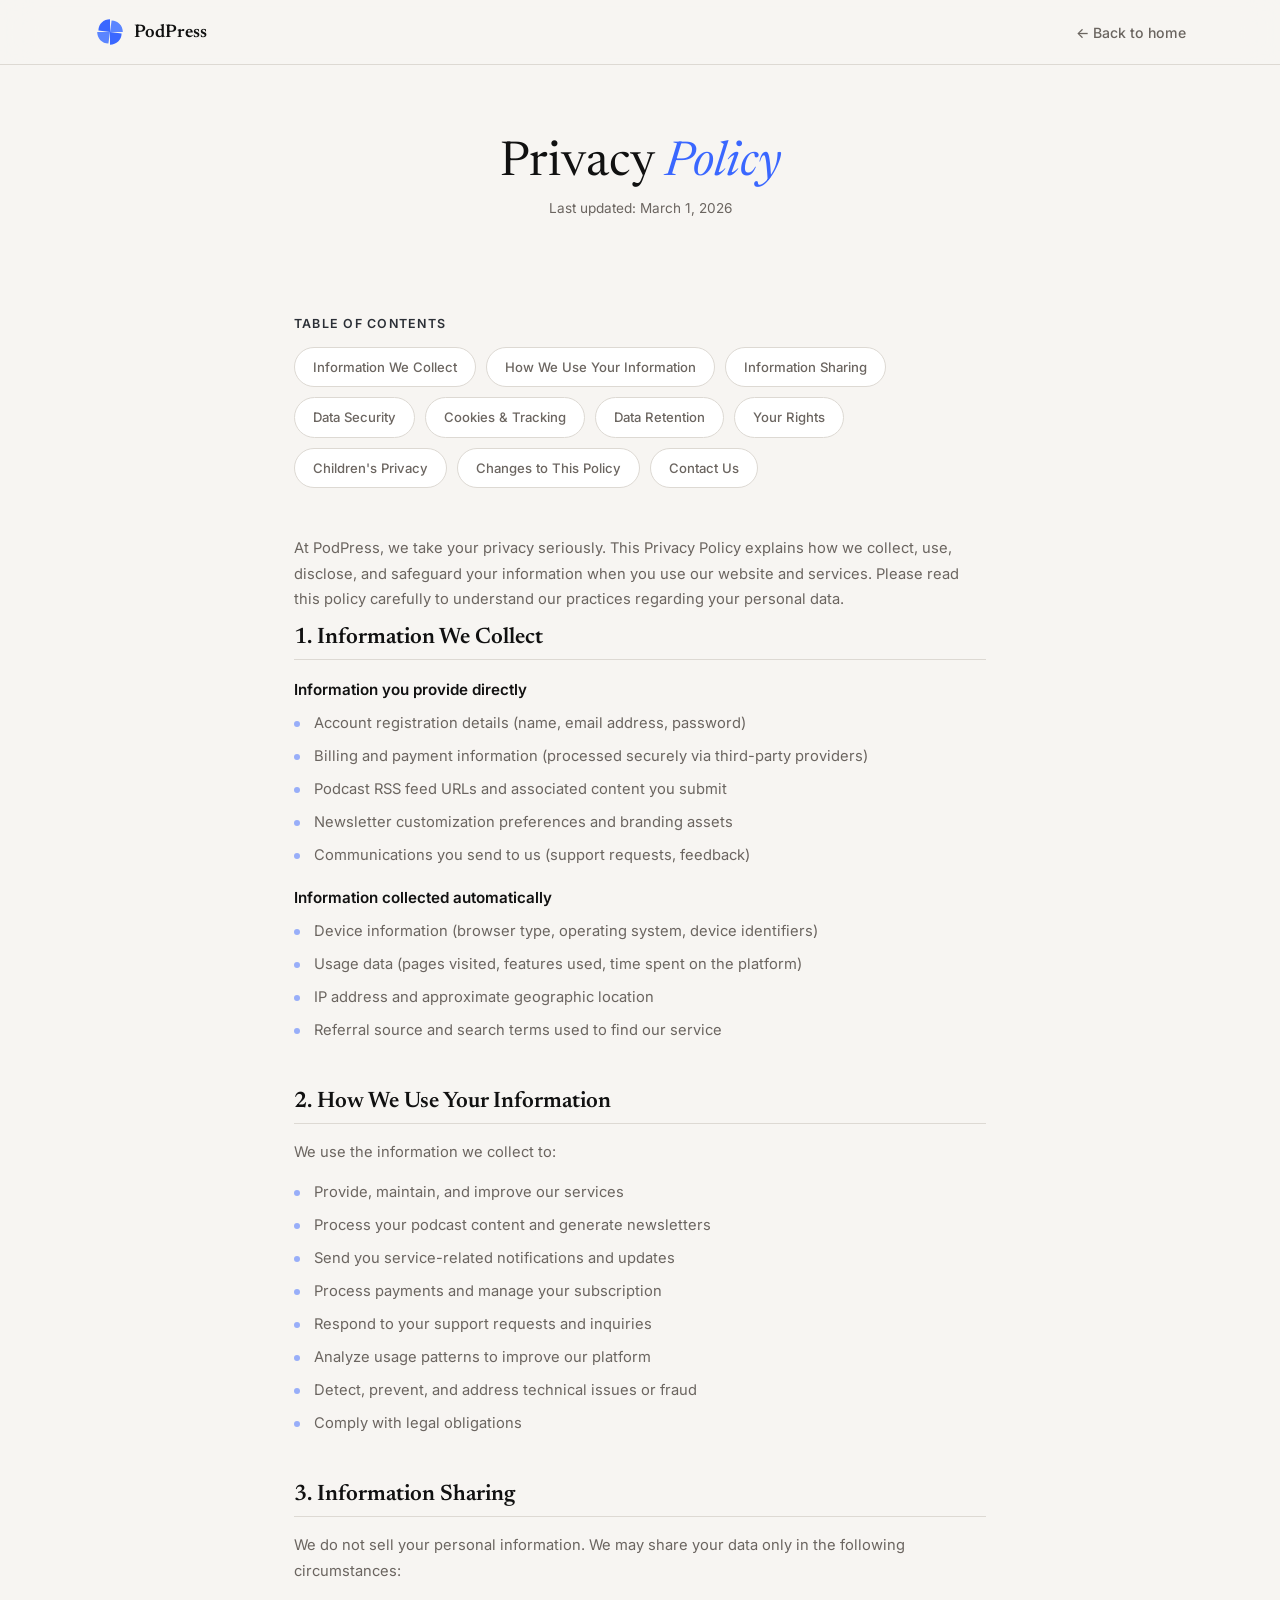
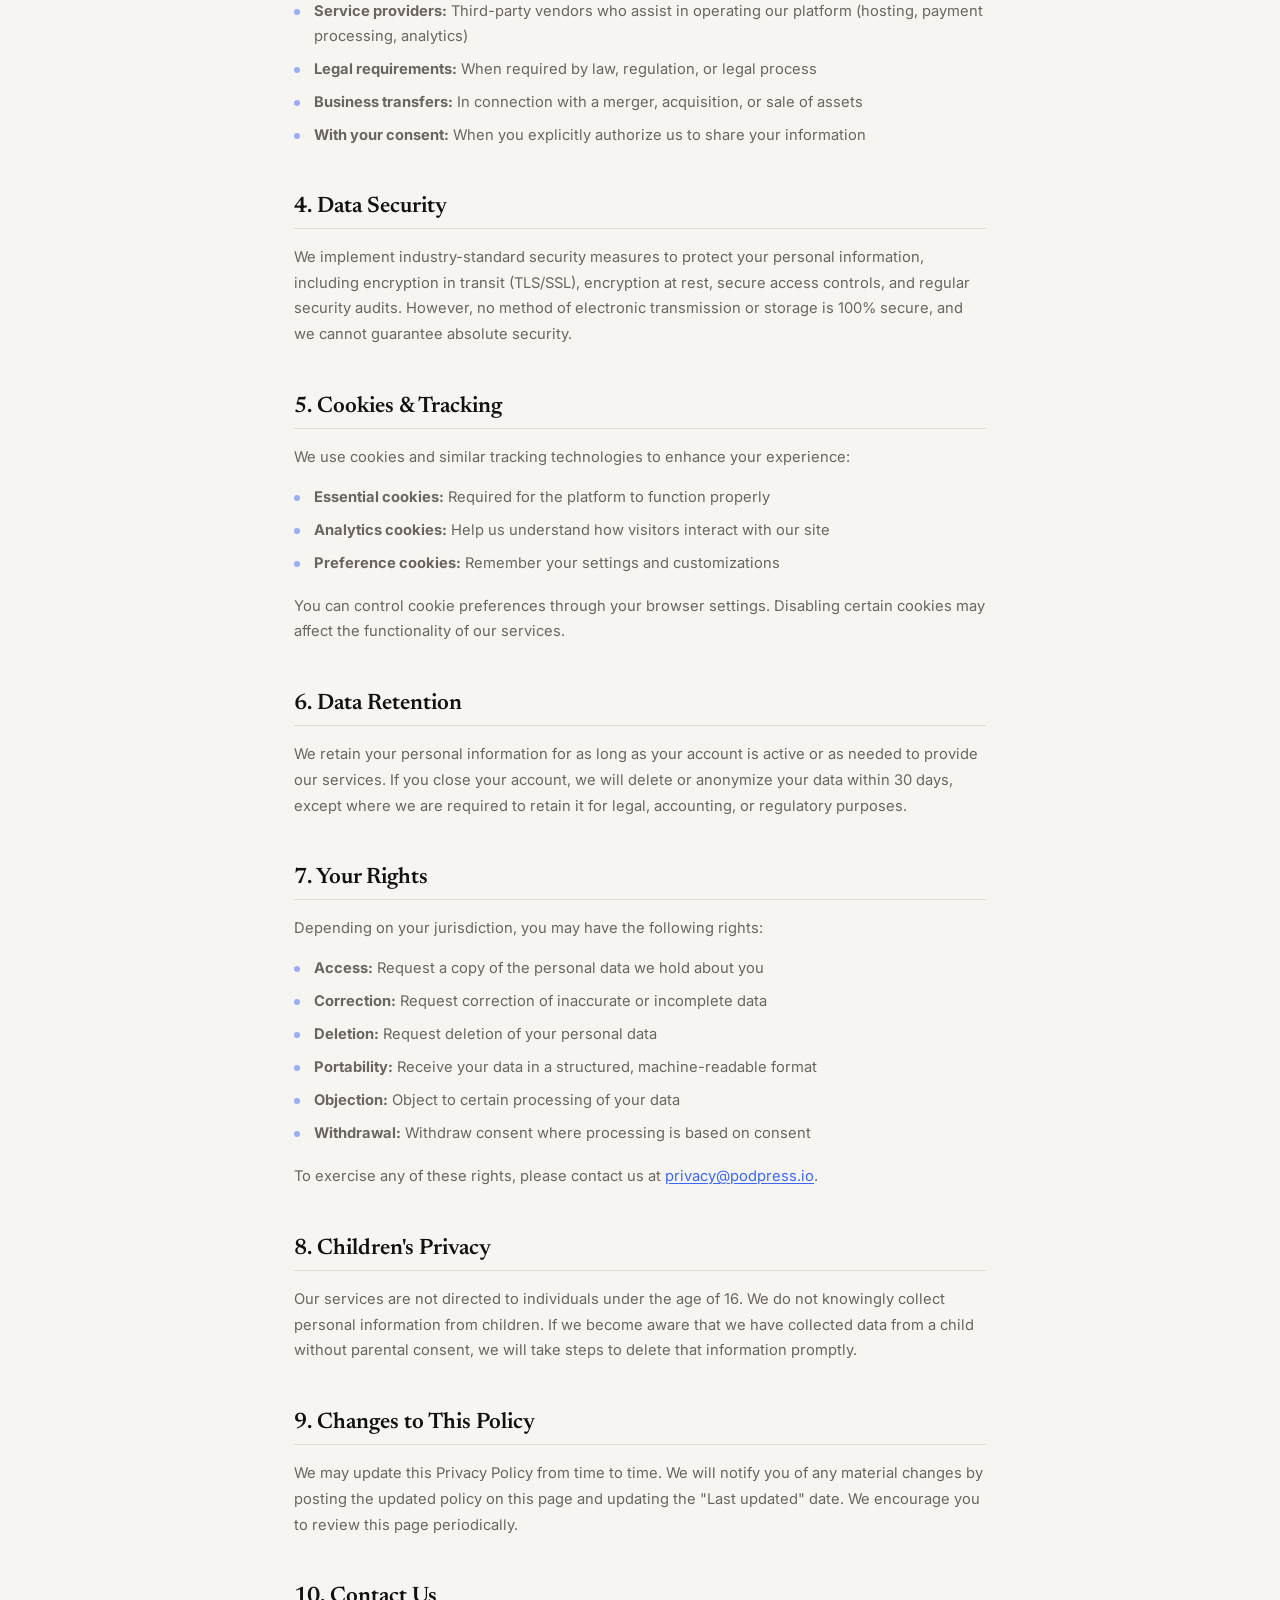
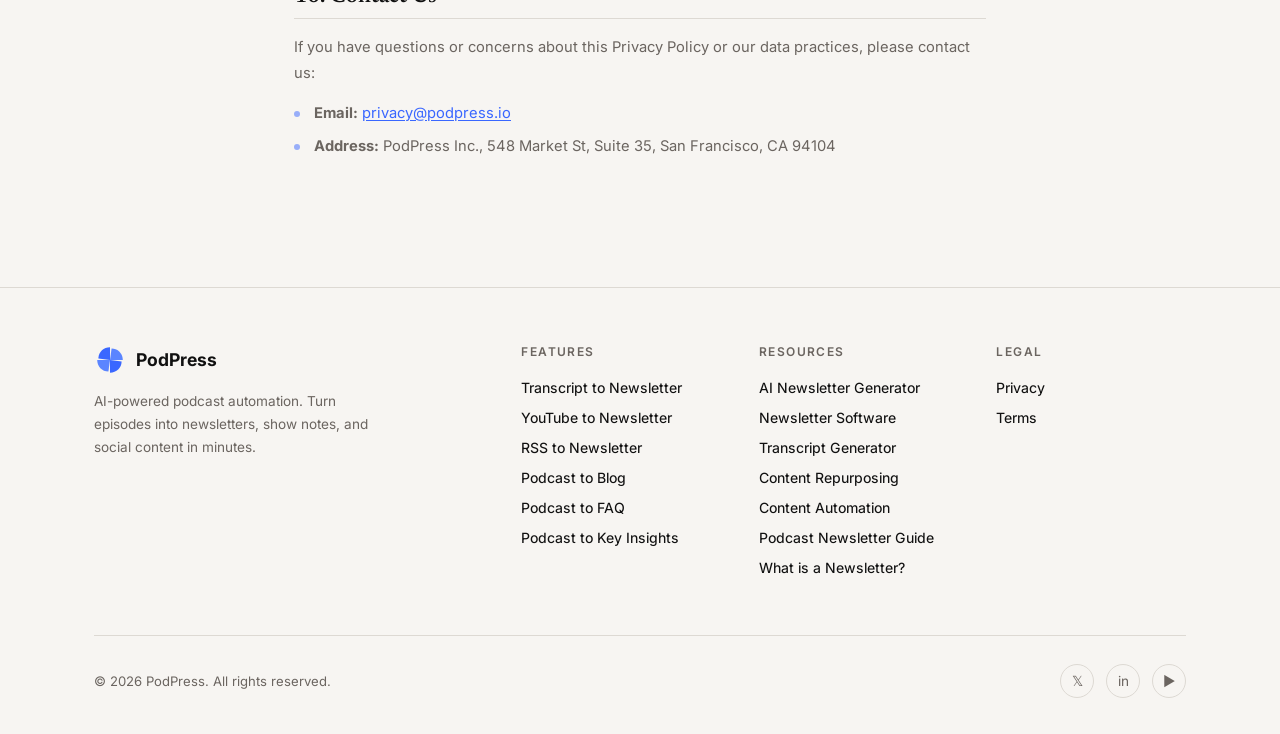
<file: privacy.html>
<!DOCTYPE html>
<html lang="en">
<head>
  <meta charset="UTF-8" />
  <meta name="viewport" content="width=device-width, initial-scale=1.0" />
  <title>Privacy Policy — PodPress</title>
  <meta name="description" content="PodPress Privacy Policy. Learn how we collect, use, and protect your personal data." />
  <link rel="preconnect" href="https://fonts.googleapis.com" />
  <link rel="preconnect" href="https://fonts.gstatic.com" crossorigin />
  <link href="https://fonts.googleapis.com/css2?family=Newsreader:ital,opsz,wght@0,6..72,400;0,6..72,500;0,6..72,600;0,6..72,700;1,6..72,400;1,6..72,500;1,6..72,600&family=Inter:wght@400;500;600;700&display=swap" rel="stylesheet" />
  <style>
    *, *::before, *::after { margin: 0; padding: 0; box-sizing: border-box; }
    :root {
      --ink: #111111;
      --porcelain: #F7F5F2;
      --slate: #2B2F36;
      --ampersand: #FF5A1F;
      --cornflower: #3A67FF;
      --bg: var(--porcelain);
      --surface: #ffffff;
      --border: #DDD9D3;
      --text: var(--ink);
      --text-muted: #6B6560;
      --radius: 14px;
      --radius-full: 999px;
      --font-display: 'Newsreader', Georgia, serif;
      --font-body: 'Inter', -apple-system, sans-serif;
    }
    html { scroll-behavior: smooth; font-size: 16px; }
    body {
      font-family: var(--font-body);
      background: var(--bg);
      color: var(--text);
      -webkit-font-smoothing: antialiased;
    }
    a { color: inherit; text-decoration: none; }

    /* Navbar */
    .navbar {
      position: fixed; top: 0; left: 0; right: 0; z-index: 1000;
      padding: 16px 0;
      background: rgba(247, 245, 242, 0.9);
      backdrop-filter: blur(16px);
      border-bottom: 1px solid var(--border);
    }
    .container { max-width: 1140px; margin: 0 auto; padding: 0 24px; }
    .navbar .container { display: flex; align-items: center; justify-content: space-between; }
    .nav-logo { display: flex; align-items: center; gap: 8px; font-family: var(--font-display); font-size: 1.15rem; font-weight: 600; }
    .logo-icon { width: 32px; height: 32px; }
    .logo-icon svg { width: 100%; height: 100%; }
    .nav-back {
      font-size: 0.88rem; font-weight: 500; color: var(--text-muted);
      display: flex; align-items: center; gap: 6px; transition: color 0.2s;
    }
    .nav-back:hover { color: var(--ink); }

    /* Legal page layout */
    .legal-hero {
      padding: 140px 0 100px;
      text-align: center;
    }
    .legal-hero h1 {
      font-family: var(--font-display);
      font-size: clamp(2rem, 4vw, 3rem);
      font-weight: 400;
      margin-bottom: 12px;
    }
    .legal-hero h1 em { font-style: italic; color: var(--cornflower); }
    .legal-hero .updated {
      font-size: 0.85rem;
      color: var(--text-muted);
    }

    .legal-content {
      max-width: 740px;
      margin: 0 auto;
      padding: 0 24px 80px;
    }
    .legal-content section {
      margin-bottom: 48px;
      padding: 0;
    }
    .legal-content h2 {
      font-family: var(--font-display);
      font-size: 1.4rem;
      font-weight: 600;
      margin-bottom: 16px;
      color: var(--ink);
      padding-bottom: 10px;
      border-bottom: 1px solid var(--border);
    }
    .legal-content h3 {
      font-size: 0.95rem;
      font-weight: 600;
      margin: 20px 0 8px;
      color: var(--ink);
    }
    .legal-content p {
      font-size: 0.92rem;
      line-height: 1.75;
      color: var(--text-muted);
      margin-bottom: 14px;
    }
    .legal-content ul {
      list-style: none;
      margin: 12px 0 18px;
      padding: 0;
    }
    .legal-content li {
      font-size: 0.92rem;
      line-height: 1.7;
      color: var(--text-muted);
      padding-left: 20px;
      position: relative;
      margin-bottom: 8px;
    }
    .legal-content li::before {
      content: '';
      position: absolute;
      left: 0;
      top: 10px;
      width: 6px;
      height: 6px;
      border-radius: 50%;
      background: var(--cornflower);
      opacity: 0.5;
    }
    .legal-content a {
      color: var(--cornflower);
      text-decoration: underline;
      text-underline-offset: 2px;
    }
    .legal-content a:hover { color: #2850d9; }

    /* Table of contents — pills */
    .legal-toc {
      margin-bottom: 48px;
    }
    .legal-toc h3 {
      font-size: 0.78rem;
      font-weight: 600;
      text-transform: uppercase;
      letter-spacing: 0.1em;
      color: var(--slate);
      margin: 0 0 16px;
    }
    .legal-toc ol {
      list-style: none;
      display: flex;
      flex-wrap: wrap;
      gap: 10px;
      padding: 0;
      margin: 0;
    }
    .legal-toc li {
      margin: 0;
      padding: 0;
    }
    .legal-toc li::before {
      display: none;
    }
    .legal-toc a {
      display: inline-block;
      text-decoration: none;
      font-size: 0.82rem;
      font-weight: 500;
      color: var(--text-muted);
      background: var(--surface);
      border: 1px solid var(--border);
      border-radius: 100px;
      padding: 8px 18px;
      transition: all 0.25s ease;
    }
    .legal-toc a:hover {
      color: var(--cornflower);
      border-color: var(--cornflower);
      background: rgba(58, 103, 255, 0.06);
      transform: translateY(-1px);
    }

    /* Footer */
    .footer {
      border-top: 1px solid var(--border);
      padding: 56px 0 36px;
    }
    .footer-grid {
      display: grid;
      grid-template-columns: 2fr 1fr 1fr 1fr;
      gap: 48px;
      margin-bottom: 48px;
    }
    .footer-brand a {
      display: flex;
      align-items: center;
      gap: 10px;
      text-decoration: none;
      font-family: var(--font-body);
      font-weight: 700;
      font-size: 1.1rem;
      color: var(--ink);
    }
    .footer-brand svg { width: 32px; height: 32px; }
    .footer-brand p {
      color: var(--text-muted);
      font-size: 0.85rem;
      line-height: 1.7;
      margin-top: 14px;
      max-width: 280px;
    }
    .footer-col h4 {
      font-family: var(--font-body);
      font-size: 0.75rem;
      font-weight: 600;
      text-transform: uppercase;
      letter-spacing: 0.12em;
      color: var(--text-muted);
      margin-bottom: 18px;
    }
    .footer-col ul { list-style: none; }
    .footer-col li { margin-bottom: 10px; }
    .footer-col a {
      font-size: 0.88rem;
      color: var(--ink);
      text-decoration: none;
      transition: color 0.2s;
      font-weight: 450;
    }
    .footer-col a:hover { color: var(--cornflower); }
    .footer-bottom {
      display: flex;
      align-items: center;
      justify-content: space-between;
      padding-top: 28px;
      border-top: 1px solid var(--border);
      font-size: 0.82rem;
      color: var(--text-muted);
    }
    .footer-socials {
      display: flex;
      gap: 12px;
    }
    .footer-socials a {
      width: 34px;
      height: 34px;
      border-radius: 50%;
      background: var(--bg);
      border: 1px solid var(--border);
      display: flex;
      align-items: center;
      justify-content: center;
      font-size: 0.85rem;
      color: var(--text-muted);
      text-decoration: none;
      transition: all 0.2s;
    }
    .footer-socials a:hover {
      background: var(--ink);
      color: var(--porcelain);
      border-color: var(--ink);
    }

    @media (max-width: 768px) {
      .legal-hero { padding: 120px 0 40px; }
      .legal-content section { margin-bottom: 36px; }
      .footer-grid { grid-template-columns: 1fr 1fr; gap: 32px; }
      .footer-brand { grid-column: span 2; }
      .footer-bottom { flex-direction: column; gap: 16px; text-align: center; }
    }
  </style>
</head>
<body>

  <!-- Navbar -->
  <nav class="navbar">
    <div class="container">
      <a href="index.html" class="nav-logo">
        <div class="logo-icon"><svg viewBox="0 0 40 40" fill="none" xmlns="http://www.w3.org/2000/svg"><path d="M20 20L20 4C12 4 5.5 10 5.5 18Z" fill="#3A67FF"/><path d="M20 20L36 20C36 12 30 5.5 22 5.5Z" fill="#5B85FF"/><path d="M20 20L20 36C28 36 34.5 30 34.5 22Z" fill="#3A67FF"/><path d="M20 20L4 20C4 28 10 34.5 18 34.5Z" fill="#5B85FF"/></svg></div>
        PodPress
      </a>
      <a href="index.html" class="nav-back">&larr; Back to home</a>
    </div>
  </nav>

  <!-- Hero -->
  <div class="legal-hero">
    <h1>Privacy <em>Policy</em></h1>
    <p class="updated">Last updated: March 1, 2026</p>
  </div>

  <!-- Content -->
  <div class="legal-content">

    <div class="legal-toc">
      <h3>Table of Contents</h3>
      <ol>
        <li><a href="#info-collect">Information We Collect</a></li>
        <li><a href="#info-use">How We Use Your Information</a></li>
        <li><a href="#info-share">Information Sharing</a></li>
        <li><a href="#data-security">Data Security</a></li>
        <li><a href="#cookies">Cookies &amp; Tracking</a></li>
        <li><a href="#data-retention">Data Retention</a></li>
        <li><a href="#your-rights">Your Rights</a></li>
        <li><a href="#children">Children's Privacy</a></li>
        <li><a href="#changes">Changes to This Policy</a></li>
        <li><a href="#contact">Contact Us</a></li>
      </ol>
    </div>

    <p>At PodPress, we take your privacy seriously. This Privacy Policy explains how we collect, use, disclose, and safeguard your information when you use our website and services. Please read this policy carefully to understand our practices regarding your personal data.</p>

    <section id="info-collect">
      <h2>1. Information We Collect</h2>
      <h3>Information you provide directly</h3>
      <ul>
        <li>Account registration details (name, email address, password)</li>
        <li>Billing and payment information (processed securely via third-party providers)</li>
        <li>Podcast RSS feed URLs and associated content you submit</li>
        <li>Newsletter customization preferences and branding assets</li>
        <li>Communications you send to us (support requests, feedback)</li>
      </ul>
      <h3>Information collected automatically</h3>
      <ul>
        <li>Device information (browser type, operating system, device identifiers)</li>
        <li>Usage data (pages visited, features used, time spent on the platform)</li>
        <li>IP address and approximate geographic location</li>
        <li>Referral source and search terms used to find our service</li>
      </ul>
    </section>

    <section id="info-use">
      <h2>2. How We Use Your Information</h2>
      <p>We use the information we collect to:</p>
      <ul>
        <li>Provide, maintain, and improve our services</li>
        <li>Process your podcast content and generate newsletters</li>
        <li>Send you service-related notifications and updates</li>
        <li>Process payments and manage your subscription</li>
        <li>Respond to your support requests and inquiries</li>
        <li>Analyze usage patterns to improve our platform</li>
        <li>Detect, prevent, and address technical issues or fraud</li>
        <li>Comply with legal obligations</li>
      </ul>
    </section>

    <section id="info-share">
      <h2>3. Information Sharing</h2>
      <p>We do not sell your personal information. We may share your data only in the following circumstances:</p>
      <ul>
        <li><strong>Service providers:</strong> Third-party vendors who assist in operating our platform (hosting, payment processing, analytics)</li>
        <li><strong>Legal requirements:</strong> When required by law, regulation, or legal process</li>
        <li><strong>Business transfers:</strong> In connection with a merger, acquisition, or sale of assets</li>
        <li><strong>With your consent:</strong> When you explicitly authorize us to share your information</li>
      </ul>
    </section>

    <section id="data-security">
      <h2>4. Data Security</h2>
      <p>We implement industry-standard security measures to protect your personal information, including encryption in transit (TLS/SSL), encryption at rest, secure access controls, and regular security audits. However, no method of electronic transmission or storage is 100% secure, and we cannot guarantee absolute security.</p>
    </section>

    <section id="cookies">
      <h2>5. Cookies &amp; Tracking</h2>
      <p>We use cookies and similar tracking technologies to enhance your experience:</p>
      <ul>
        <li><strong>Essential cookies:</strong> Required for the platform to function properly</li>
        <li><strong>Analytics cookies:</strong> Help us understand how visitors interact with our site</li>
        <li><strong>Preference cookies:</strong> Remember your settings and customizations</li>
      </ul>
      <p>You can control cookie preferences through your browser settings. Disabling certain cookies may affect the functionality of our services.</p>
    </section>

    <section id="data-retention">
      <h2>6. Data Retention</h2>
      <p>We retain your personal information for as long as your account is active or as needed to provide our services. If you close your account, we will delete or anonymize your data within 30 days, except where we are required to retain it for legal, accounting, or regulatory purposes.</p>
    </section>

    <section id="your-rights">
      <h2>7. Your Rights</h2>
      <p>Depending on your jurisdiction, you may have the following rights:</p>
      <ul>
        <li><strong>Access:</strong> Request a copy of the personal data we hold about you</li>
        <li><strong>Correction:</strong> Request correction of inaccurate or incomplete data</li>
        <li><strong>Deletion:</strong> Request deletion of your personal data</li>
        <li><strong>Portability:</strong> Receive your data in a structured, machine-readable format</li>
        <li><strong>Objection:</strong> Object to certain processing of your data</li>
        <li><strong>Withdrawal:</strong> Withdraw consent where processing is based on consent</li>
      </ul>
      <p>To exercise any of these rights, please contact us at <a href="mailto:privacy@podpress.io">privacy@podpress.io</a>.</p>
    </section>

    <section id="children">
      <h2>8. Children's Privacy</h2>
      <p>Our services are not directed to individuals under the age of 16. We do not knowingly collect personal information from children. If we become aware that we have collected data from a child without parental consent, we will take steps to delete that information promptly.</p>
    </section>

    <section id="changes">
      <h2>9. Changes to This Policy</h2>
      <p>We may update this Privacy Policy from time to time. We will notify you of any material changes by posting the updated policy on this page and updating the "Last updated" date. We encourage you to review this page periodically.</p>
    </section>

    <section id="contact">
      <h2>10. Contact Us</h2>
      <p>If you have questions or concerns about this Privacy Policy or our data practices, please contact us:</p>
      <ul>
        <li><strong>Email:</strong> <a href="mailto:privacy@podpress.io">privacy@podpress.io</a></li>
        <li><strong>Address:</strong> PodPress Inc., 548 Market St, Suite 35, San Francisco, CA 94104</li>
      </ul>
    </section>

  </div>

  <!-- Footer -->
  <footer class="footer">
    <div class="container">
      <div class="footer-grid">
        <div class="footer-brand">
          <a href="index.html">
            <svg viewBox="0 0 40 40" fill="none" xmlns="http://www.w3.org/2000/svg" width="32" height="32"><path d="M20 20L20 4C12 4 5.5 10 5.5 18Z" fill="#3A67FF"/><path d="M20 20L36 20C36 12 30 5.5 22 5.5Z" fill="#5B85FF"/><path d="M20 20L20 36C28 36 34.5 30 34.5 22Z" fill="#3A67FF"/><path d="M20 20L4 20C4 28 10 34.5 18 34.5Z" fill="#5B85FF"/></svg>
            PodPress
          </a>
          <p>AI-powered podcast automation. Turn episodes into newsletters, show notes, and social content in minutes.</p>
        </div>
        <div class="footer-col">
          <h4>Features</h4>
          <ul>
            <li><a href="transcript-to-newsletter.html">Transcript to Newsletter</a></li>
            <li><a href="youtube-to-newsletter.html">YouTube to Newsletter</a></li>
            <li><a href="rss-to-newsletter.html">RSS to Newsletter</a></li>
            <li><a href="podcast-to-blog.html">Podcast to Blog</a></li>
            <li><a href="podcast-to-faq.html">Podcast to FAQ</a></li>
            <li><a href="podcast-to-insights.html">Podcast to Key Insights</a></li>
          </ul>
        </div>
        <div class="footer-col">
          <h4>Resources</h4>
          <ul>
            <li><a href="ai-newsletter-generator.html">AI Newsletter Generator</a></li>
            <li><a href="newsletter-software.html">Newsletter Software</a></li>
            <li><a href="transcript-generator.html">Transcript Generator</a></li>
            <li><a href="content-repurposing.html">Content Repurposing</a></li>
            <li><a href="content-automation.html">Content Automation</a></li>
            <li><a href="podcast-newsletter-guide.html">Podcast Newsletter Guide</a></li>
            <li><a href="what-is-a-newsletter.html">What is a Newsletter?</a></li>
          </ul>
        </div>
        <div class="footer-col">
          <h4>Legal</h4>
          <ul>
            <li><a href="privacy.html">Privacy</a></li>
            <li><a href="terms.html">Terms</a></li>
          </ul>
        </div>
      </div>
      <div class="footer-bottom">
        <span>&copy; 2026 PodPress. All rights reserved.</span>
        <div class="footer-socials">
          <a href="#" aria-label="Twitter">&#120143;</a>
          <a href="#" aria-label="LinkedIn">in</a>
          <a href="#" aria-label="YouTube">&#9654;</a>
        </div>
      </div>
    </div>
  </footer>

</body>
</html>
</file>
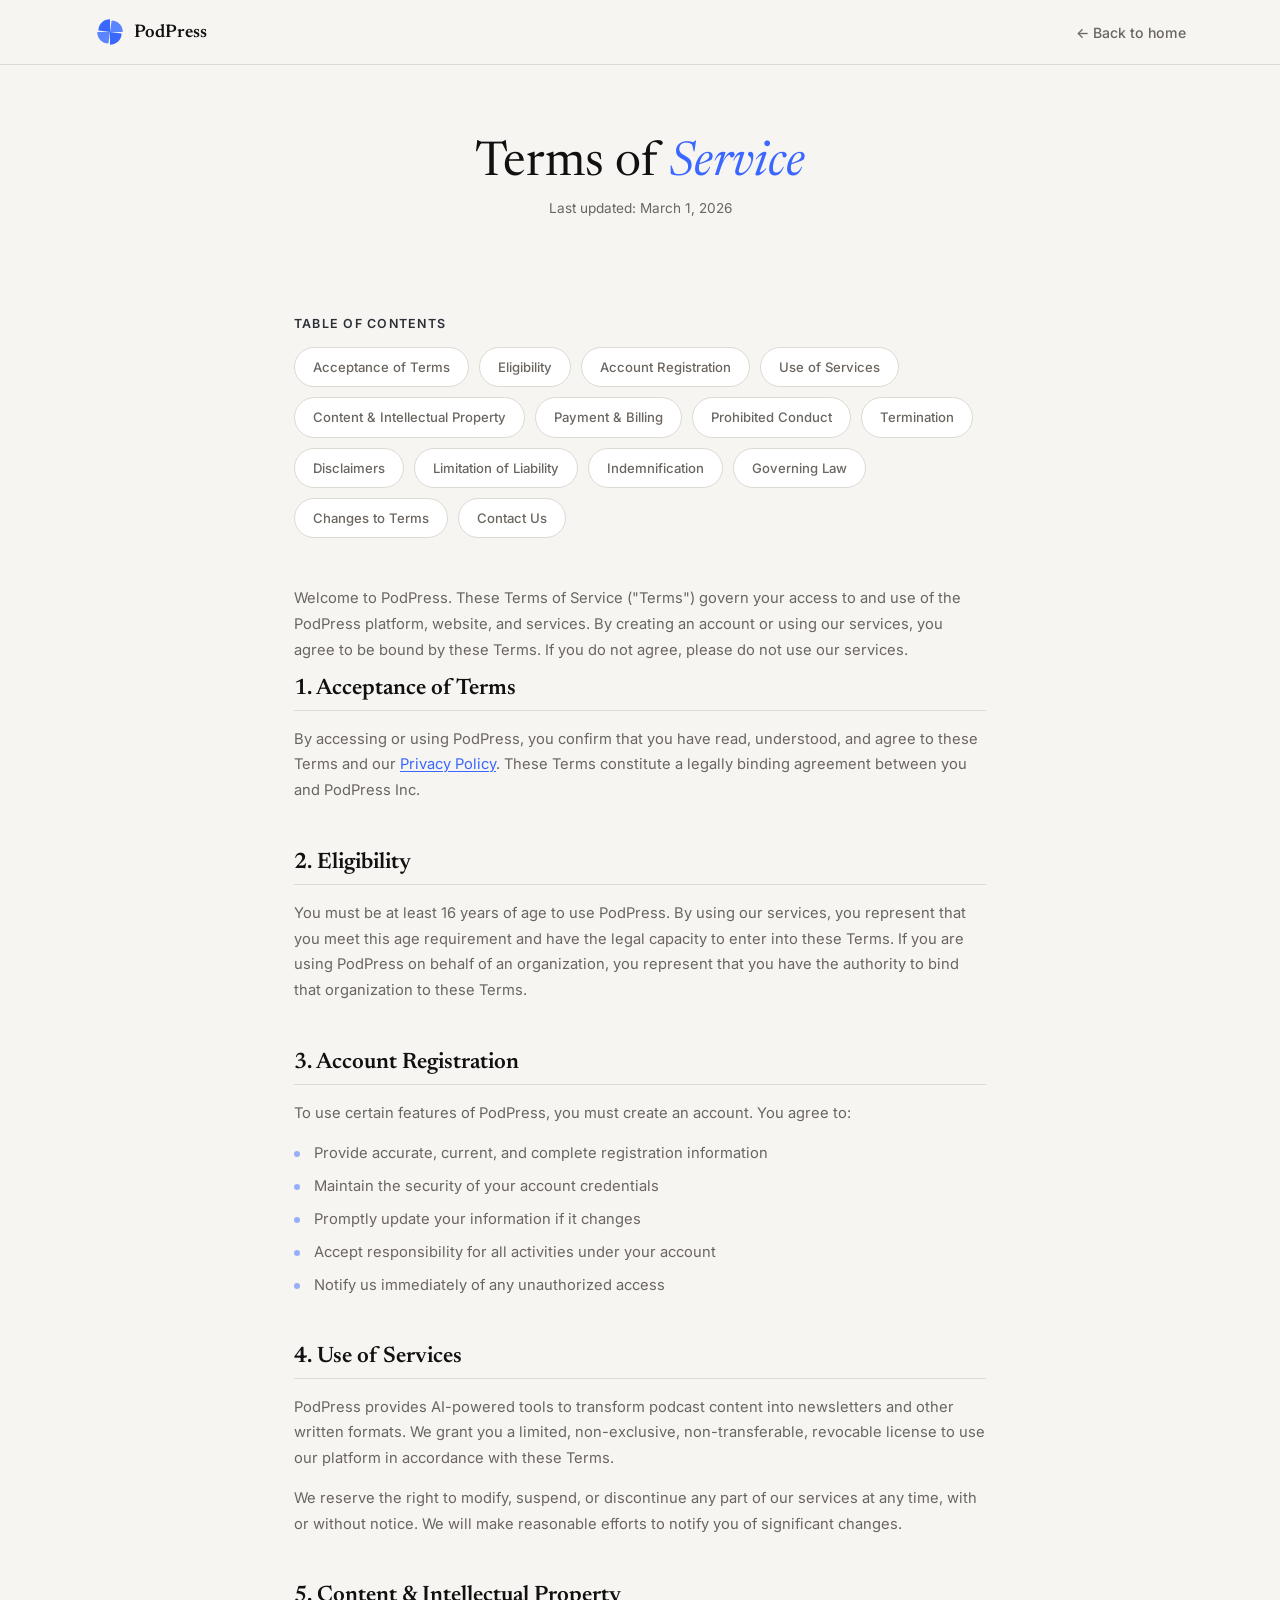
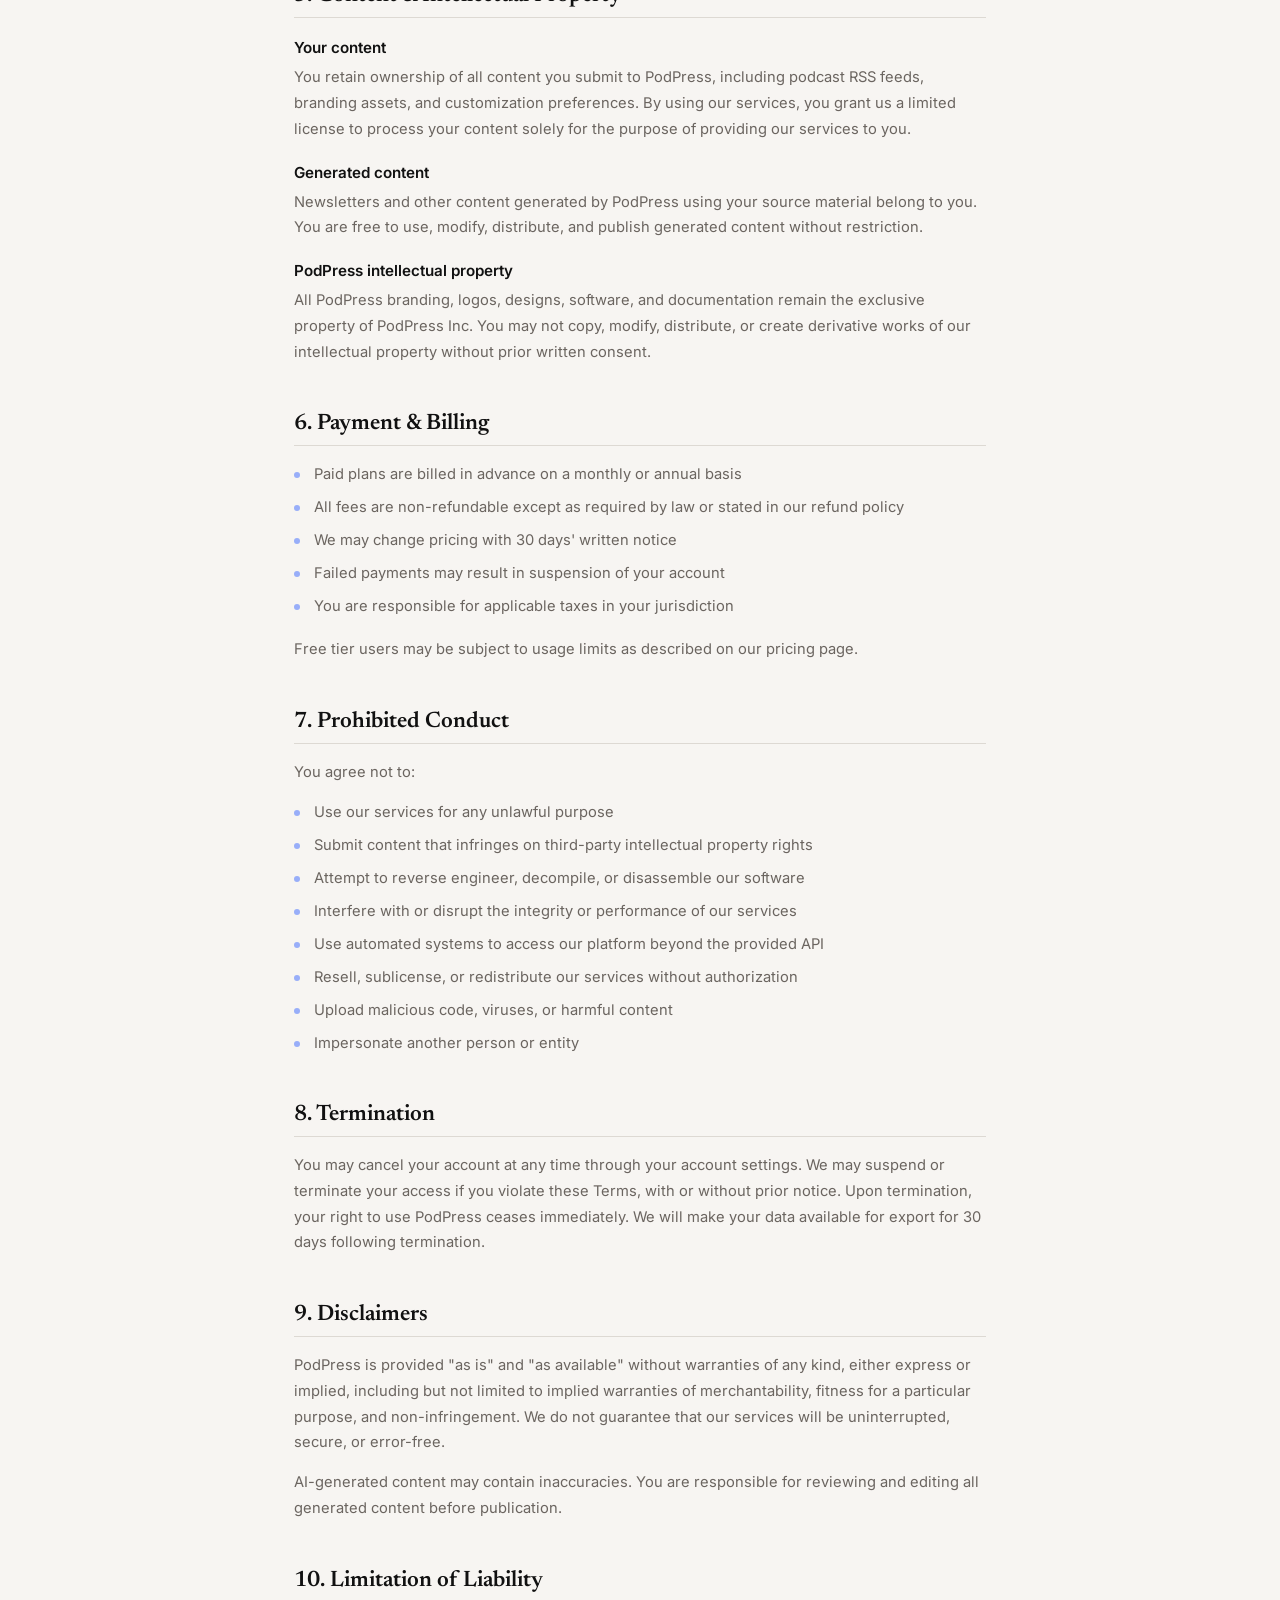
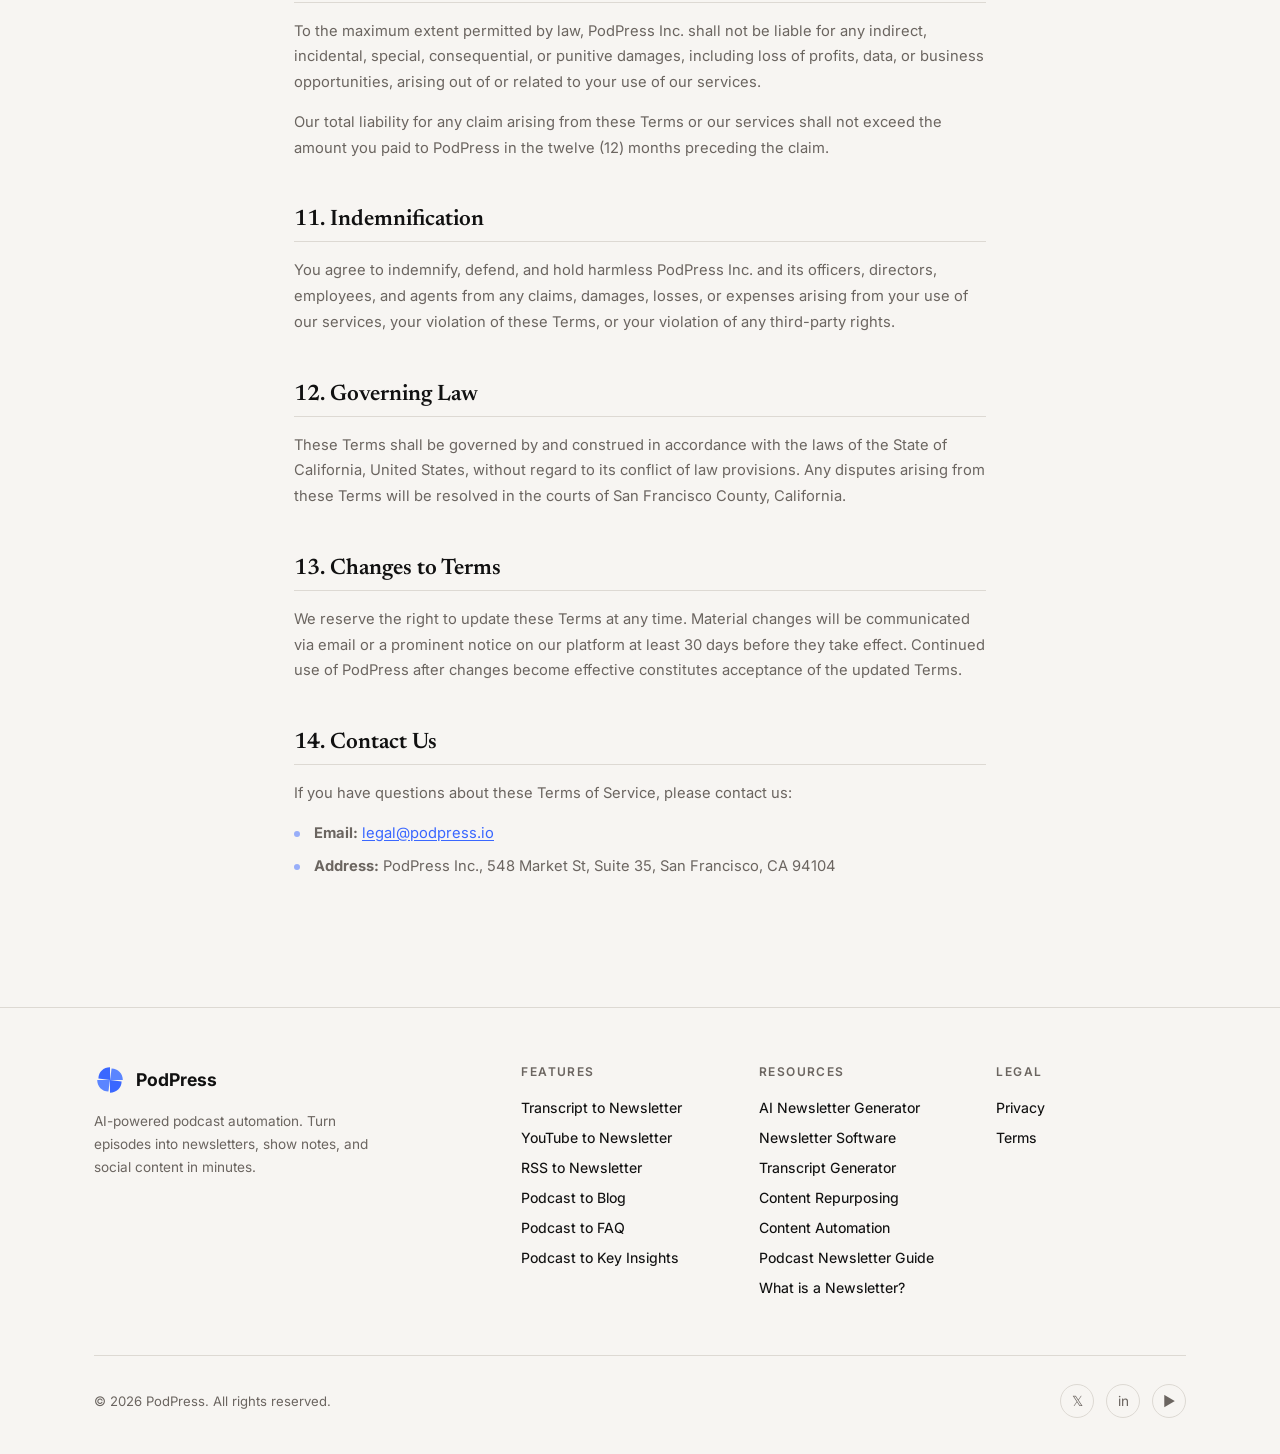
<file: terms.html>
<!DOCTYPE html>
<html lang="en">
<head>
  <meta charset="UTF-8" />
  <meta name="viewport" content="width=device-width, initial-scale=1.0" />
  <title>Terms of Service — PodPress</title>
  <meta name="description" content="PodPress Terms of Service. Read the terms and conditions governing your use of our platform." />
  <link rel="preconnect" href="https://fonts.googleapis.com" />
  <link rel="preconnect" href="https://fonts.gstatic.com" crossorigin />
  <link href="https://fonts.googleapis.com/css2?family=Newsreader:ital,opsz,wght@0,6..72,400;0,6..72,500;0,6..72,600;0,6..72,700;1,6..72,400;1,6..72,500;1,6..72,600&family=Inter:wght@400;500;600;700&display=swap" rel="stylesheet" />
  <style>
    *, *::before, *::after { margin: 0; padding: 0; box-sizing: border-box; }
    :root {
      --ink: #111111;
      --porcelain: #F7F5F2;
      --slate: #2B2F36;
      --ampersand: #FF5A1F;
      --cornflower: #3A67FF;
      --bg: var(--porcelain);
      --surface: #ffffff;
      --border: #DDD9D3;
      --text: var(--ink);
      --text-muted: #6B6560;
      --radius: 14px;
      --radius-full: 999px;
      --font-display: 'Newsreader', Georgia, serif;
      --font-body: 'Inter', -apple-system, sans-serif;
    }
    html { scroll-behavior: smooth; font-size: 16px; }
    body {
      font-family: var(--font-body);
      background: var(--bg);
      color: var(--text);
      -webkit-font-smoothing: antialiased;
    }
    a { color: inherit; text-decoration: none; }

    /* Navbar */
    .navbar {
      position: fixed; top: 0; left: 0; right: 0; z-index: 1000;
      padding: 16px 0;
      background: rgba(247, 245, 242, 0.9);
      backdrop-filter: blur(16px);
      border-bottom: 1px solid var(--border);
    }
    .container { max-width: 1140px; margin: 0 auto; padding: 0 24px; }
    .navbar .container { display: flex; align-items: center; justify-content: space-between; }
    .nav-logo { display: flex; align-items: center; gap: 8px; font-family: var(--font-display); font-size: 1.15rem; font-weight: 600; }
    .logo-icon { width: 32px; height: 32px; }
    .logo-icon svg { width: 100%; height: 100%; }
    .nav-back {
      font-size: 0.88rem; font-weight: 500; color: var(--text-muted);
      display: flex; align-items: center; gap: 6px; transition: color 0.2s;
    }
    .nav-back:hover { color: var(--ink); }

    /* Legal page layout */
    .legal-hero {
      padding: 140px 0 100px;
      text-align: center;
    }
    .legal-hero h1 {
      font-family: var(--font-display);
      font-size: clamp(2rem, 4vw, 3rem);
      font-weight: 400;
      margin-bottom: 12px;
    }
    .legal-hero h1 em { font-style: italic; color: var(--cornflower); }
    .legal-hero .updated {
      font-size: 0.85rem;
      color: var(--text-muted);
    }

    .legal-content {
      max-width: 740px;
      margin: 0 auto;
      padding: 0 24px 80px;
    }
    .legal-content section {
      margin-bottom: 48px;
      padding: 0;
    }
    .legal-content h2 {
      font-family: var(--font-display);
      font-size: 1.4rem;
      font-weight: 600;
      margin-bottom: 16px;
      color: var(--ink);
      padding-bottom: 10px;
      border-bottom: 1px solid var(--border);
    }
    .legal-content h3 {
      font-size: 0.95rem;
      font-weight: 600;
      margin: 20px 0 8px;
      color: var(--ink);
    }
    .legal-content p {
      font-size: 0.92rem;
      line-height: 1.75;
      color: var(--text-muted);
      margin-bottom: 14px;
    }
    .legal-content ul {
      list-style: none;
      margin: 12px 0 18px;
      padding: 0;
    }
    .legal-content li {
      font-size: 0.92rem;
      line-height: 1.7;
      color: var(--text-muted);
      padding-left: 20px;
      position: relative;
      margin-bottom: 8px;
    }
    .legal-content li::before {
      content: '';
      position: absolute;
      left: 0;
      top: 10px;
      width: 6px;
      height: 6px;
      border-radius: 50%;
      background: var(--cornflower);
      opacity: 0.5;
    }
    .legal-content a {
      color: var(--cornflower);
      text-decoration: underline;
      text-underline-offset: 2px;
    }
    .legal-content a:hover { color: #2850d9; }

    /* Table of contents — pills */
    .legal-toc {
      margin-bottom: 48px;
    }
    .legal-toc h3 {
      font-size: 0.78rem;
      font-weight: 600;
      text-transform: uppercase;
      letter-spacing: 0.1em;
      color: var(--slate);
      margin: 0 0 16px;
    }
    .legal-toc ol {
      list-style: none;
      display: flex;
      flex-wrap: wrap;
      gap: 10px;
      padding: 0;
      margin: 0;
    }
    .legal-toc li {
      margin: 0;
      padding: 0;
    }
    .legal-toc li::before {
      display: none;
    }
    .legal-toc a {
      display: inline-block;
      text-decoration: none;
      font-size: 0.82rem;
      font-weight: 500;
      color: var(--text-muted);
      background: var(--surface);
      border: 1px solid var(--border);
      border-radius: 100px;
      padding: 8px 18px;
      transition: all 0.25s ease;
    }
    .legal-toc a:hover {
      color: var(--cornflower);
      border-color: var(--cornflower);
      background: rgba(58, 103, 255, 0.06);
      transform: translateY(-1px);
    }

    /* Footer */
    .footer {
      border-top: 1px solid var(--border);
      padding: 56px 0 36px;
    }
    .footer-grid {
      display: grid;
      grid-template-columns: 2fr 1fr 1fr 1fr;
      gap: 48px;
      margin-bottom: 48px;
    }
    .footer-brand a {
      display: flex;
      align-items: center;
      gap: 10px;
      text-decoration: none;
      font-family: var(--font-body);
      font-weight: 700;
      font-size: 1.1rem;
      color: var(--ink);
    }
    .footer-brand svg { width: 32px; height: 32px; }
    .footer-brand p {
      color: var(--text-muted);
      font-size: 0.85rem;
      line-height: 1.7;
      margin-top: 14px;
      max-width: 280px;
    }
    .footer-col h4 {
      font-family: var(--font-body);
      font-size: 0.75rem;
      font-weight: 600;
      text-transform: uppercase;
      letter-spacing: 0.12em;
      color: var(--text-muted);
      margin-bottom: 18px;
    }
    .footer-col ul { list-style: none; }
    .footer-col li { margin-bottom: 10px; }
    .footer-col a {
      font-size: 0.88rem;
      color: var(--ink);
      text-decoration: none;
      transition: color 0.2s;
      font-weight: 450;
    }
    .footer-col a:hover { color: var(--cornflower); }
    .footer-bottom {
      display: flex;
      align-items: center;
      justify-content: space-between;
      padding-top: 28px;
      border-top: 1px solid var(--border);
      font-size: 0.82rem;
      color: var(--text-muted);
    }
    .footer-socials {
      display: flex;
      gap: 12px;
    }
    .footer-socials a {
      width: 34px;
      height: 34px;
      border-radius: 50%;
      background: var(--bg);
      border: 1px solid var(--border);
      display: flex;
      align-items: center;
      justify-content: center;
      font-size: 0.85rem;
      color: var(--text-muted);
      text-decoration: none;
      transition: all 0.2s;
    }
    .footer-socials a:hover {
      background: var(--ink);
      color: var(--porcelain);
      border-color: var(--ink);
    }

    @media (max-width: 768px) {
      .legal-hero { padding: 120px 0 40px; }
      .legal-content section { margin-bottom: 36px; }
      .footer-grid { grid-template-columns: 1fr 1fr; gap: 32px; }
      .footer-brand { grid-column: span 2; }
      .footer-bottom { flex-direction: column; gap: 16px; text-align: center; }
    }
  </style>
</head>
<body>

  <!-- Navbar -->
  <nav class="navbar">
    <div class="container">
      <a href="index.html" class="nav-logo">
        <div class="logo-icon"><svg viewBox="0 0 40 40" fill="none" xmlns="http://www.w3.org/2000/svg"><path d="M20 20L20 4C12 4 5.5 10 5.5 18Z" fill="#3A67FF"/><path d="M20 20L36 20C36 12 30 5.5 22 5.5Z" fill="#5B85FF"/><path d="M20 20L20 36C28 36 34.5 30 34.5 22Z" fill="#3A67FF"/><path d="M20 20L4 20C4 28 10 34.5 18 34.5Z" fill="#5B85FF"/></svg></div>
        PodPress
      </a>
      <a href="index.html" class="nav-back">&larr; Back to home</a>
    </div>
  </nav>

  <!-- Hero -->
  <div class="legal-hero">
    <h1>Terms of <em>Service</em></h1>
    <p class="updated">Last updated: March 1, 2026</p>
  </div>

  <!-- Content -->
  <div class="legal-content">

    <div class="legal-toc">
      <h3>Table of Contents</h3>
      <ol>
        <li><a href="#acceptance">Acceptance of Terms</a></li>
        <li><a href="#eligibility">Eligibility</a></li>
        <li><a href="#account">Account Registration</a></li>
        <li><a href="#services">Use of Services</a></li>
        <li><a href="#content">Content &amp; Intellectual Property</a></li>
        <li><a href="#payment">Payment &amp; Billing</a></li>
        <li><a href="#prohibited">Prohibited Conduct</a></li>
        <li><a href="#termination">Termination</a></li>
        <li><a href="#disclaimers">Disclaimers</a></li>
        <li><a href="#liability">Limitation of Liability</a></li>
        <li><a href="#indemnification">Indemnification</a></li>
        <li><a href="#governing">Governing Law</a></li>
        <li><a href="#tos-changes">Changes to Terms</a></li>
        <li><a href="#tos-contact">Contact Us</a></li>
      </ol>
    </div>

    <p>Welcome to PodPress. These Terms of Service ("Terms") govern your access to and use of the PodPress platform, website, and services. By creating an account or using our services, you agree to be bound by these Terms. If you do not agree, please do not use our services.</p>

    <section id="acceptance">
      <h2>1. Acceptance of Terms</h2>
      <p>By accessing or using PodPress, you confirm that you have read, understood, and agree to these Terms and our <a href="privacy.html">Privacy Policy</a>. These Terms constitute a legally binding agreement between you and PodPress Inc.</p>
    </section>

    <section id="eligibility">
      <h2>2. Eligibility</h2>
      <p>You must be at least 16 years of age to use PodPress. By using our services, you represent that you meet this age requirement and have the legal capacity to enter into these Terms. If you are using PodPress on behalf of an organization, you represent that you have the authority to bind that organization to these Terms.</p>
    </section>

    <section id="account">
      <h2>3. Account Registration</h2>
      <p>To use certain features of PodPress, you must create an account. You agree to:</p>
      <ul>
        <li>Provide accurate, current, and complete registration information</li>
        <li>Maintain the security of your account credentials</li>
        <li>Promptly update your information if it changes</li>
        <li>Accept responsibility for all activities under your account</li>
        <li>Notify us immediately of any unauthorized access</li>
      </ul>
    </section>

    <section id="services">
      <h2>4. Use of Services</h2>
      <p>PodPress provides AI-powered tools to transform podcast content into newsletters and other written formats. We grant you a limited, non-exclusive, non-transferable, revocable license to use our platform in accordance with these Terms.</p>
      <p>We reserve the right to modify, suspend, or discontinue any part of our services at any time, with or without notice. We will make reasonable efforts to notify you of significant changes.</p>
    </section>

    <section id="content">
      <h2>5. Content &amp; Intellectual Property</h2>
      <h3>Your content</h3>
      <p>You retain ownership of all content you submit to PodPress, including podcast RSS feeds, branding assets, and customization preferences. By using our services, you grant us a limited license to process your content solely for the purpose of providing our services to you.</p>
      <h3>Generated content</h3>
      <p>Newsletters and other content generated by PodPress using your source material belong to you. You are free to use, modify, distribute, and publish generated content without restriction.</p>
      <h3>PodPress intellectual property</h3>
      <p>All PodPress branding, logos, designs, software, and documentation remain the exclusive property of PodPress Inc. You may not copy, modify, distribute, or create derivative works of our intellectual property without prior written consent.</p>
    </section>

    <section id="payment">
      <h2>6. Payment &amp; Billing</h2>
      <ul>
        <li>Paid plans are billed in advance on a monthly or annual basis</li>
        <li>All fees are non-refundable except as required by law or stated in our refund policy</li>
        <li>We may change pricing with 30 days' written notice</li>
        <li>Failed payments may result in suspension of your account</li>
        <li>You are responsible for applicable taxes in your jurisdiction</li>
      </ul>
      <p>Free tier users may be subject to usage limits as described on our pricing page.</p>
    </section>

    <section id="prohibited">
      <h2>7. Prohibited Conduct</h2>
      <p>You agree not to:</p>
      <ul>
        <li>Use our services for any unlawful purpose</li>
        <li>Submit content that infringes on third-party intellectual property rights</li>
        <li>Attempt to reverse engineer, decompile, or disassemble our software</li>
        <li>Interfere with or disrupt the integrity or performance of our services</li>
        <li>Use automated systems to access our platform beyond the provided API</li>
        <li>Resell, sublicense, or redistribute our services without authorization</li>
        <li>Upload malicious code, viruses, or harmful content</li>
        <li>Impersonate another person or entity</li>
      </ul>
    </section>

    <section id="termination">
      <h2>8. Termination</h2>
      <p>You may cancel your account at any time through your account settings. We may suspend or terminate your access if you violate these Terms, with or without prior notice. Upon termination, your right to use PodPress ceases immediately. We will make your data available for export for 30 days following termination.</p>
    </section>

    <section id="disclaimers">
      <h2>9. Disclaimers</h2>
      <p>PodPress is provided "as is" and "as available" without warranties of any kind, either express or implied, including but not limited to implied warranties of merchantability, fitness for a particular purpose, and non-infringement. We do not guarantee that our services will be uninterrupted, secure, or error-free.</p>
      <p>AI-generated content may contain inaccuracies. You are responsible for reviewing and editing all generated content before publication.</p>
    </section>

    <section id="liability">
      <h2>10. Limitation of Liability</h2>
      <p>To the maximum extent permitted by law, PodPress Inc. shall not be liable for any indirect, incidental, special, consequential, or punitive damages, including loss of profits, data, or business opportunities, arising out of or related to your use of our services.</p>
      <p>Our total liability for any claim arising from these Terms or our services shall not exceed the amount you paid to PodPress in the twelve (12) months preceding the claim.</p>
    </section>

    <section id="indemnification">
      <h2>11. Indemnification</h2>
      <p>You agree to indemnify, defend, and hold harmless PodPress Inc. and its officers, directors, employees, and agents from any claims, damages, losses, or expenses arising from your use of our services, your violation of these Terms, or your violation of any third-party rights.</p>
    </section>

    <section id="governing">
      <h2>12. Governing Law</h2>
      <p>These Terms shall be governed by and construed in accordance with the laws of the State of California, United States, without regard to its conflict of law provisions. Any disputes arising from these Terms will be resolved in the courts of San Francisco County, California.</p>
    </section>

    <section id="tos-changes">
      <h2>13. Changes to Terms</h2>
      <p>We reserve the right to update these Terms at any time. Material changes will be communicated via email or a prominent notice on our platform at least 30 days before they take effect. Continued use of PodPress after changes become effective constitutes acceptance of the updated Terms.</p>
    </section>

    <section id="tos-contact">
      <h2>14. Contact Us</h2>
      <p>If you have questions about these Terms of Service, please contact us:</p>
      <ul>
        <li><strong>Email:</strong> <a href="mailto:legal@podpress.io">legal@podpress.io</a></li>
        <li><strong>Address:</strong> PodPress Inc., 548 Market St, Suite 35, San Francisco, CA 94104</li>
      </ul>
    </section>

  </div>

  <!-- Footer -->
  <footer class="footer">
    <div class="container">
      <div class="footer-grid">
        <div class="footer-brand">
          <a href="index.html">
            <svg viewBox="0 0 40 40" fill="none" xmlns="http://www.w3.org/2000/svg" width="32" height="32"><path d="M20 20L20 4C12 4 5.5 10 5.5 18Z" fill="#3A67FF"/><path d="M20 20L36 20C36 12 30 5.5 22 5.5Z" fill="#5B85FF"/><path d="M20 20L20 36C28 36 34.5 30 34.5 22Z" fill="#3A67FF"/><path d="M20 20L4 20C4 28 10 34.5 18 34.5Z" fill="#5B85FF"/></svg>
            PodPress
          </a>
          <p>AI-powered podcast automation. Turn episodes into newsletters, show notes, and social content in minutes.</p>
        </div>
        <div class="footer-col">
          <h4>Features</h4>
          <ul>
            <li><a href="transcript-to-newsletter.html">Transcript to Newsletter</a></li>
            <li><a href="youtube-to-newsletter.html">YouTube to Newsletter</a></li>
            <li><a href="rss-to-newsletter.html">RSS to Newsletter</a></li>
            <li><a href="podcast-to-blog.html">Podcast to Blog</a></li>
            <li><a href="podcast-to-faq.html">Podcast to FAQ</a></li>
            <li><a href="podcast-to-insights.html">Podcast to Key Insights</a></li>
          </ul>
        </div>
        <div class="footer-col">
          <h4>Resources</h4>
          <ul>
            <li><a href="ai-newsletter-generator.html">AI Newsletter Generator</a></li>
            <li><a href="newsletter-software.html">Newsletter Software</a></li>
            <li><a href="transcript-generator.html">Transcript Generator</a></li>
            <li><a href="content-repurposing.html">Content Repurposing</a></li>
            <li><a href="content-automation.html">Content Automation</a></li>
            <li><a href="podcast-newsletter-guide.html">Podcast Newsletter Guide</a></li>
            <li><a href="what-is-a-newsletter.html">What is a Newsletter?</a></li>
          </ul>
        </div>
        <div class="footer-col">
          <h4>Legal</h4>
          <ul>
            <li><a href="privacy.html">Privacy</a></li>
            <li><a href="terms.html">Terms</a></li>
          </ul>
        </div>
      </div>
      <div class="footer-bottom">
        <span>&copy; 2026 PodPress. All rights reserved.</span>
        <div class="footer-socials">
          <a href="#" aria-label="Twitter">&#120143;</a>
          <a href="#" aria-label="LinkedIn">in</a>
          <a href="#" aria-label="YouTube">&#9654;</a>
        </div>
      </div>
    </div>
  </footer>

</body>
</html>
</file>
